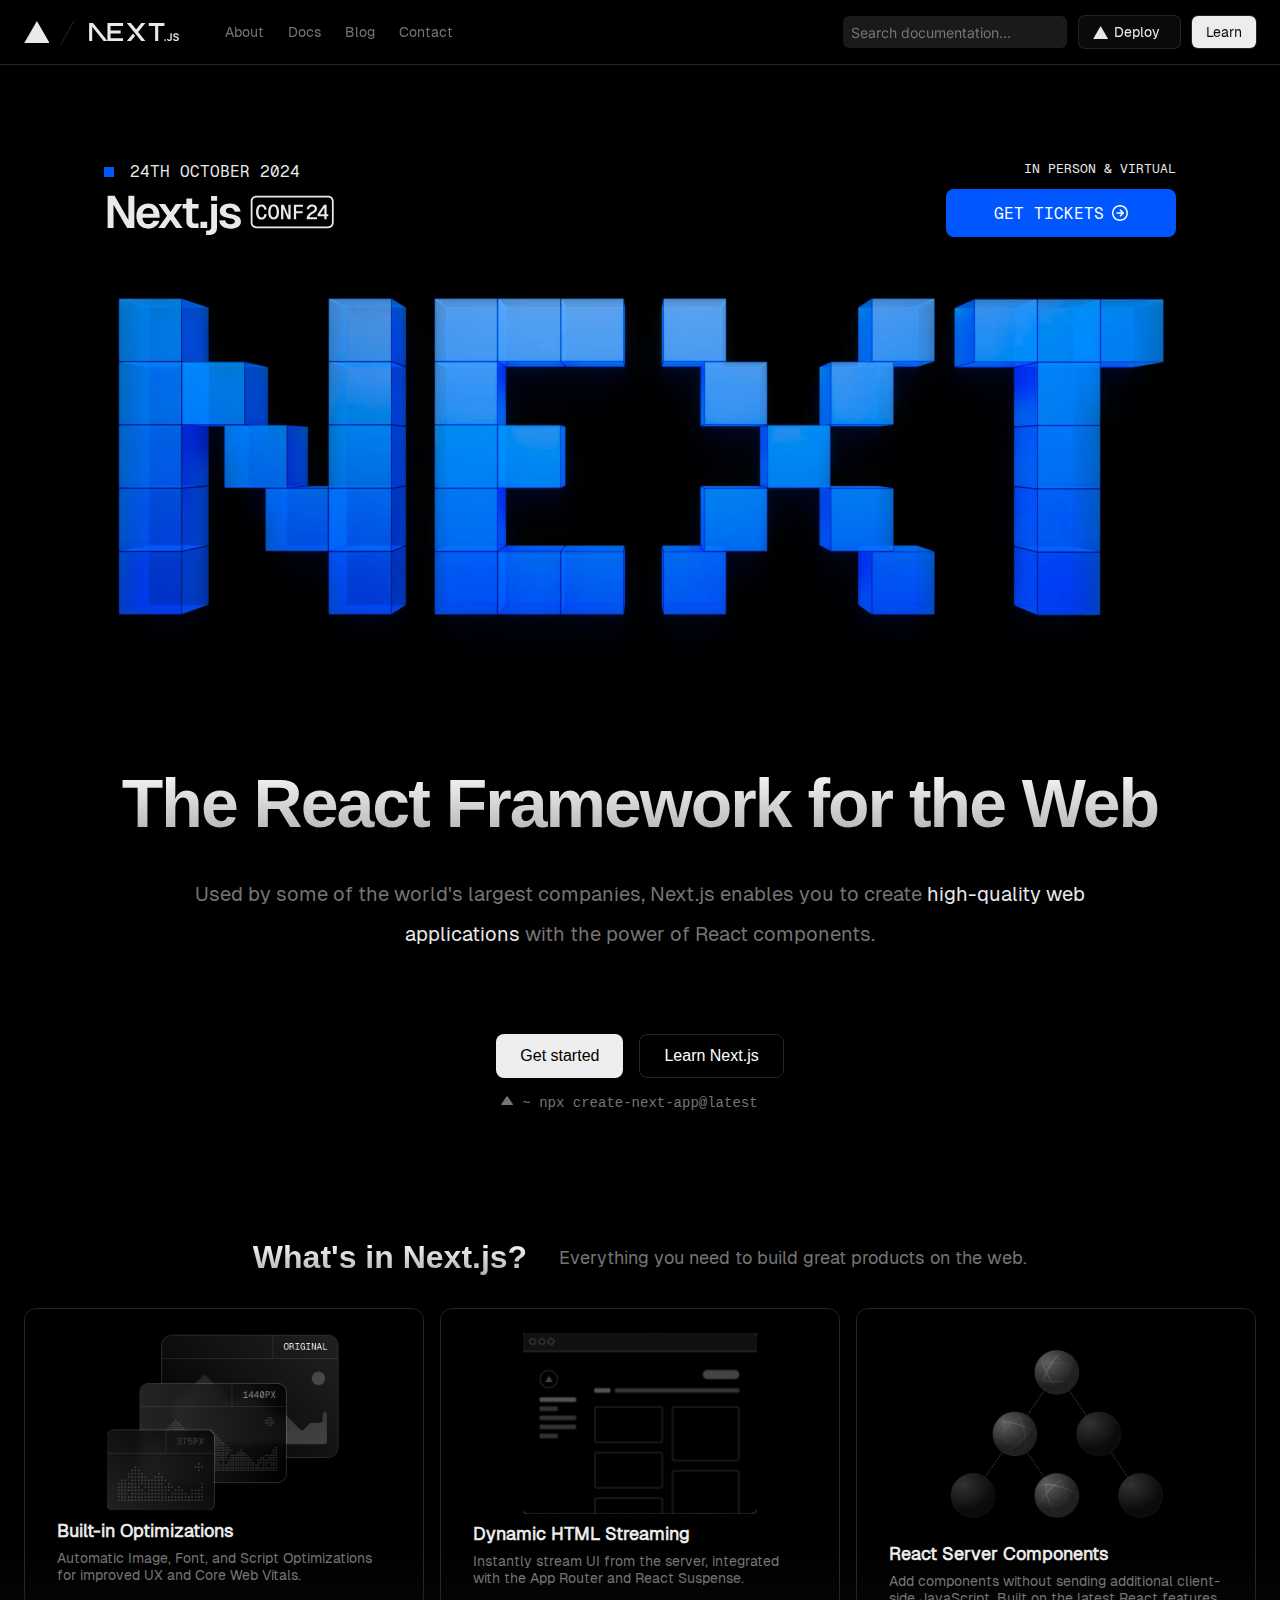
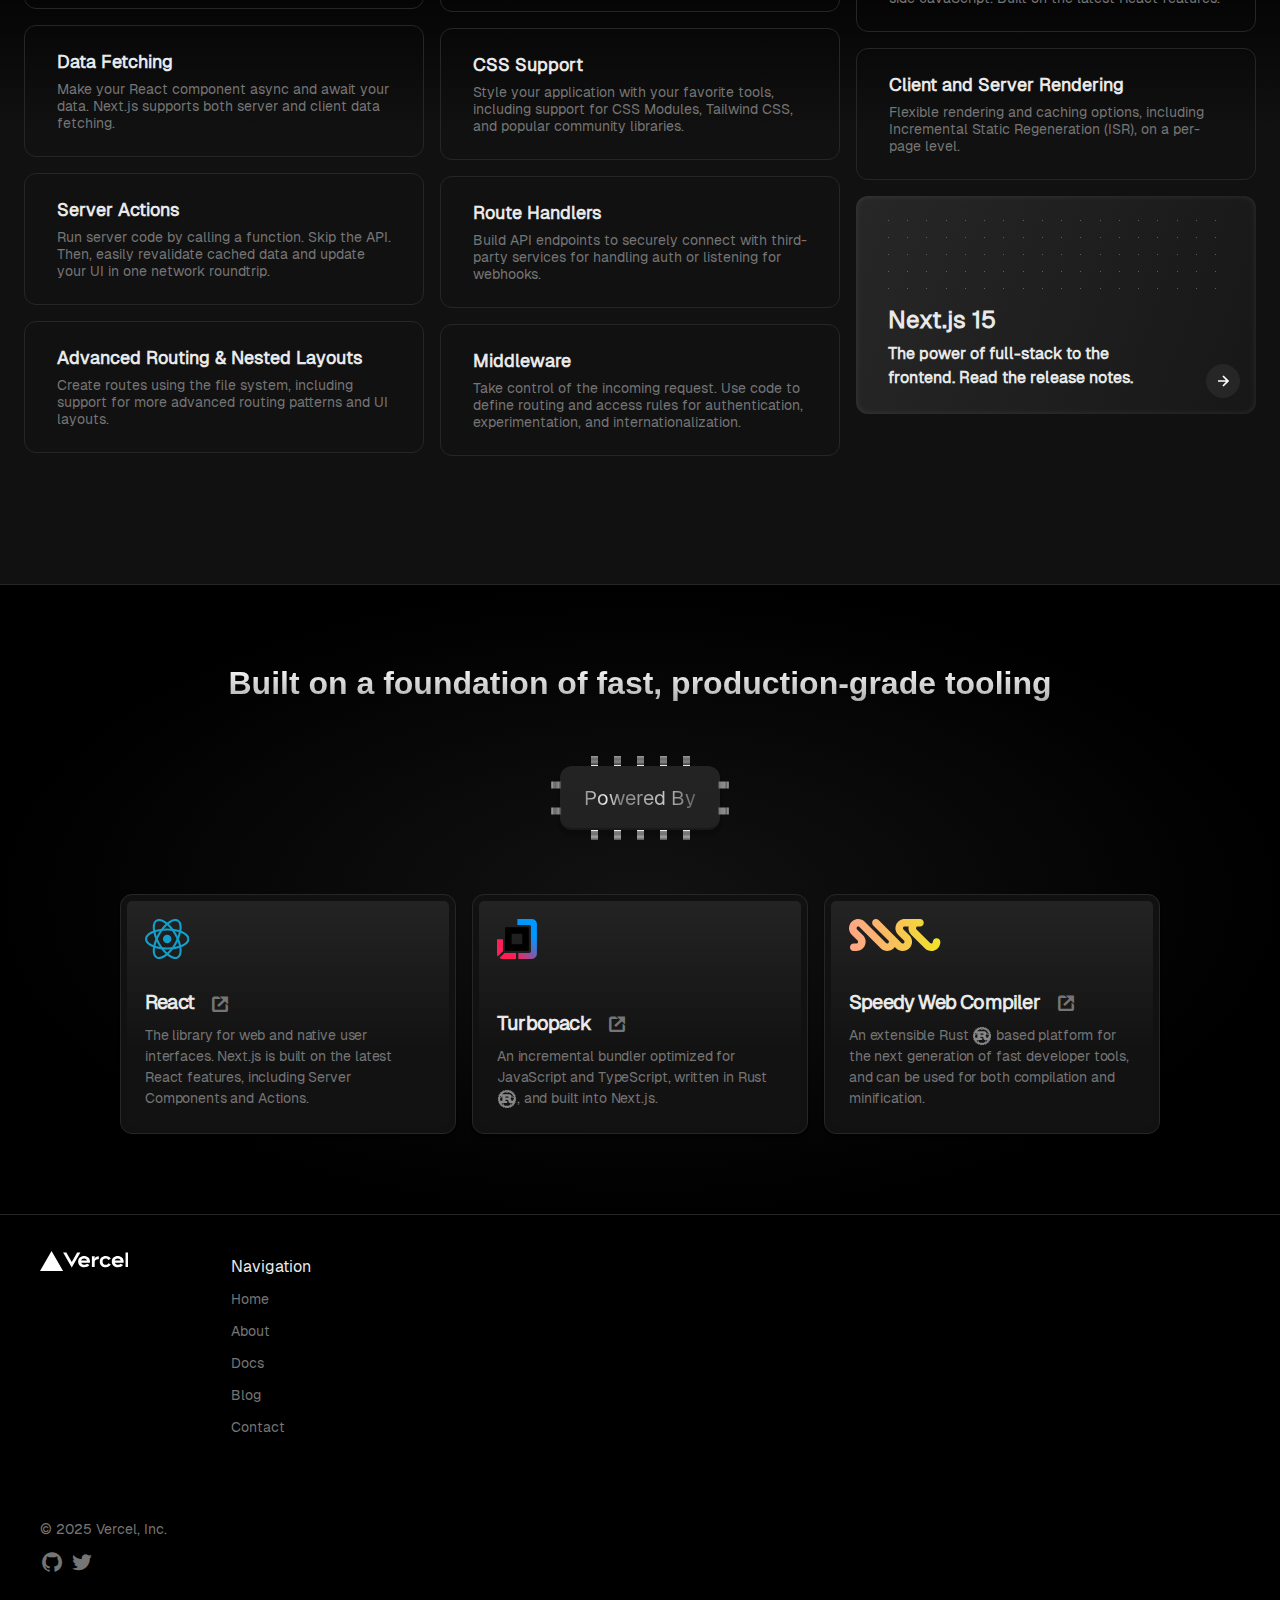
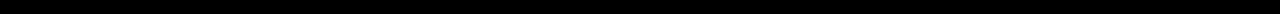
<file: index.html>
<!DOCTYPE html>
<html lang="en">
<head>
    <meta charset="UTF-8">
    <meta name="viewport" content="width=device-width, initial-scale=1.0">
    <title>Next.js by Vercel - The React Framework</title>
    <link rel="stylesheet" href="./css/index.css">
    <link rel="stylesheet" href="./css/common.css">
    <link href='https://unpkg.com/boxicons@2.1.4/css/boxicons.min.css' rel='stylesheet'>
    <link rel="shortcut icon" href="./assets/svgs/favicon.svg" type="image/x-icon">
    <script defer src="./js/copy.js"></script>
    <script defer src="./js/navbar.js"></script>
    <script defer src="./js/next_animation.js"></script>
</head>
<body>
    <header>
        <nav class="nav">
            <a href="./index.html">
                <div class="logo">
                    <svg aria-label="Vercel logomark" height="22" role="img" viewBox="0 0 74 64"><path d="M37.5896 0.25L74.5396 64.25H0.639648L37.5896 0.25Z"></path></svg>
                    <svg height="32" role="separator" viewBox="0 0 32 32" width="32"><path d="M22 5L9 28" stroke-linecap="round" stroke-linejoin="round"></path></svg>
                    <svg xmlns="http://www.w3.org/2000/svg" width="94" height="18" viewBox="0 0 394 79" fill="none">
                        <path d="M261.919 0.0330722H330.547V12.7H303.323V79.339H289.71V12.7H261.919V0.0330722Z"/>
                        <path d="M149.052 0.0330722V12.7H94.0421V33.0772H138.281V45.7441H94.0421V66.6721H149.052V79.339H80.43V12.7H80.4243V0.0330722H149.052Z"/>
                        <path d="M183.32 0.0661486H165.506L229.312 79.3721H247.178L215.271 39.7464L247.127 0.126654L229.312 0.154184L206.352 28.6697L183.32 0.0661486Z"/>
                        <path d="M201.6 56.7148L192.679 45.6229L165.455 79.4326H183.32L201.6 56.7148Z"/>
                        <path fill-rule="evenodd" clip-rule="evenodd" d="M80.907 79.339L17.0151 0H0V79.3059H13.6121V16.9516L63.8067 79.339H80.907Z"/>
                        <path d="M333.607 78.8546C332.61 78.8546 331.762 78.5093 331.052 77.8186C330.342 77.1279 329.991 76.2917 330 75.3011C329.991 74.3377 330.342 73.5106 331.052 72.8199C331.762 72.1292 332.61 71.7838 333.607 71.7838C334.566 71.7838 335.405 72.1292 336.115 72.8199C336.835 73.5106 337.194 74.3377 337.204 75.3011C337.194 75.9554 337.028 76.5552 336.696 77.0914C336.355 77.6368 335.922 78.064 335.377 78.373C334.842 78.6911 334.252 78.8546 333.607 78.8546Z"/>
                        <path d="M356.84 45.4453H362.872V68.6846C362.863 70.8204 362.401 72.6472 361.498 74.1832C360.585 75.7191 359.321 76.8914 357.698 77.7185C356.084 78.5364 354.193 78.9546 352.044 78.9546C350.079 78.9546 348.318 78.6001 346.75 77.9094C345.182 77.2187 343.937 76.1826 343.024 74.8193C342.101 73.456 341.649 71.7565 341.649 69.7207H347.691C347.7 70.6114 347.903 71.3838 348.29 72.0291C348.677 72.6744 349.212 73.1651 349.895 73.5105C350.586 73.8559 351.38 74.0286 352.274 74.0286C353.243 74.0286 354.073 73.8286 354.746 73.4196C355.419 73.0197 355.936 72.4199 356.296 71.6201C356.646 70.8295 356.831 69.8479 356.84 68.6846V45.4453Z"/>
                        <path d="M387.691 54.5338C387.544 53.1251 386.898 52.0254 385.773 51.2438C384.638 50.4531 383.172 50.0623 381.373 50.0623C380.11 50.0623 379.022 50.2532 378.118 50.6258C377.214 51.0075 376.513 51.5164 376.033 52.1617C375.554 52.807 375.314 53.5432 375.295 54.3703C375.295 55.061 375.461 55.6608 375.784 56.1607C376.107 56.6696 376.54 57.0968 377.103 57.4422C377.656 57.7966 378.274 58.0874 378.948 58.3237C379.63 58.56 380.313 58.76 380.995 58.9236L384.14 59.6961C385.404 59.9869 386.631 60.3778 387.802 60.8776C388.973 61.3684 390.034 61.9955 390.965 62.7498C391.897 63.5042 392.635 64.413 393.179 65.4764C393.723 66.5397 394 67.7848 394 69.2208C394 71.1566 393.502 72.8562 392.496 74.3285C391.491 75.7917 390.043 76.9369 388.143 77.764C386.252 78.582 383.965 79 381.272 79C378.671 79 376.402 78.6002 374.493 77.8004C372.575 77.0097 371.08 75.8463 370.001 74.3194C368.922 72.7926 368.341 70.9294 368.258 68.7391H374.235C374.318 69.8842 374.687 70.8386 375.314 71.6111C375.95 72.3745 376.78 72.938 377.795 73.3197C378.819 73.6923 379.962 73.8832 381.226 73.8832C382.545 73.8832 383.707 73.6832 384.712 73.2924C385.708 72.9016 386.492 72.3564 387.055 71.6475C387.627 70.9476 387.913 70.1206 387.922 69.1754C387.913 68.312 387.654 67.5939 387.156 67.0304C386.649 66.467 385.948 65.9944 385.053 65.6127C384.15 65.231 383.098 64.8856 381.899 64.5857L378.081 63.6223C375.323 62.9225 373.137 61.8592 371.541 60.4323C369.937 59.0054 369.143 57.115 369.143 54.7429C369.143 52.798 369.678 51.0894 370.758 49.6261C371.827 48.1629 373.294 47.0268 375.148 46.2179C377.011 45.4 379.114 45 381.456 45C383.836 45 385.92 45.4 387.719 46.2179C389.517 47.0268 390.929 48.1538 391.952 49.5897C392.976 51.0257 393.511 52.6707 393.539 54.5338H387.691Z"/>
                    </svg>
                </div>
            </a>
            <ul class="links">
                <li class="nav-link">
                    <a href="./pages/about.html">About</a>
                </li>
                <li class="nav-link">
                    <a href="./pages/docs.html">Docs</a>
                </li>
                <li class="nav-link">
                    <a href="./pages/blog.html">Blog</a>
                </li>
                <li class="nav-link">
                    <a href="./pages/contact.html">Contact</a>
                </li>
            </ul>
            <div class="buttons">
                <input class="search-doc" type="text" placeholder="Search documentation...">
                <a class="deploy" href="https://vercel.com/new/clone">
                    <svg aria-label="Vercel logomark" height="13" role="img" viewBox="0 0 74 64"><path d="M37.5896 0.25L74.5396 64.25H0.639648L37.5896 0.25Z" fill="var(--white)"></path></svg>
                    <span>Deploy</span>
                </a>
                <a class="learn" href="https://nextjs.org/learn">
                    <span>Learn</span>
                </a>
            </div>
            <div class="mobile-buttons">
                <svg class="search-icon" fill="none" height="24" shape-rendering="geometricPrecision" stroke="currentColor" stroke-linecap="round" stroke-linejoin="round" stroke-width="1.5" viewBox="0 0 24 24" width="24" style="color:currentColor"><path d="M11 17.25a6.25 6.25 0 110-12.5 6.25 6.25 0 010 12.5z"></path><path d="M16 16l4.5 4.5"></path></svg>
                <button class="hamburger-btn" aria-expanded="false">
                    <svg stroke="#fff" fill="none" class="hamburger" viewBox="-10 -10 120 120" width="40" height="40">
                      <path class="line" stroke-width="6" stroke-linecap="round" stroke-linejoin="round" d="m 20 40 h 60 a 1 1 0 0 1 0 20 h -60 a 1 1 0 0 1 0 -40 h 30 v 70">
                      </path>
                    </svg>
                </button>
            </div>
        </nav>
    </header>
    <div class="nav-mobile">
        <ul class="links">
            <li class="nav-link">
                <a href="./index.html">Home</a>
            </li>
            <li class="nav-link">
                <a href="./pages/about.html">About</a>
            </li>
            <li class="nav-link">
                <a href="./pages/docs.html">Docs</a>
            </li>
            <li class="nav-link">
                <a href="./pages/blog.html">Blog</a>
            </li>
            <li class="nav-link">
                <a href="./pages/contact.html">Contact</a>
            </li>
        </ul>
        <div class="buttons">
            <a class="deploy" href="https://vercel.com/new/clone">
                <svg aria-label="Vercel logomark" height="13" role="img" viewBox="0 0 74 64"><path d="M37.5896 0.25L74.5396 64.25H0.639648L37.5896 0.25Z" fill="var(--white)"></path></svg>
                <span>Deploy</span>
            </a>
            <a class="learn" href="https://nextjs.org/learn">
                <span>Learn</span>
            </a>
        </div>
    </div>
    <main class="main">
        <div class="conf">
            <div class="top">
                <div class="date-container">
                    <div class="date">
                        <span class="square"></span>
                        <span title>24th october 2024</span>
                    </div>
                    <svg class="conf-logo" aria-label="Next.js Conf 2024" fill="none" viewBox="0 0 243 56" xmlns="http://www.w3.org/2000/svg"><path d="M3.84 10.92H11.184L25.776 36.36V10.92H32.064V45H24.432L10.08 20.28V45H3.84V10.92ZM34.1974 32.28C34.1974 24.216 39.1894 18.984 46.8214 18.984C53.3974 18.984 58.6774 23.496 58.7734 32.472V33.96H40.6774C40.9654 38.184 43.1734 40.728 46.8214 40.728C49.1254 40.728 51.2374 39.384 52.1494 37.176L58.4374 37.608C56.9014 42.504 52.2934 45.576 46.8214 45.576C39.1894 45.576 34.1974 40.344 34.1974 32.28ZM40.7254 29.88H52.4374C51.9574 25.512 49.5574 23.832 46.8214 23.832C43.4134 23.832 41.2054 26.088 40.7254 29.88ZM75.8197 19.56H82.6838L73.8037 32.04L83.0197 45H76.1077L70.2037 36.168L64.2517 45H57.3397L66.5557 32.04L57.6757 19.56H64.5877L70.2037 27.912L75.8197 19.56ZM87.0364 13.608H93.1804V19.56H99.9004V24.312H93.1804V37.176C93.1804 39.144 94.1884 40.248 96.0604 40.248H99.9004V45H95.0524C89.8204 45 87.0364 42.36 87.0364 37.176V24.312H83.0044V19.56H87.0364V13.608ZM101.917 38.28H108.973V45H101.917V38.28ZM119.413 44.184C119.413 49.368 116.917 52.2 111.589 52.2H107.893V47.448H110.485C112.213 47.448 113.269 46.2 113.269 44.184V19.56H119.413V44.184ZM113.125 16.2V10.968H119.509V16.2H113.125ZM138.12 27.72C137.64 25.128 135.384 23.64 132.936 23.64C130.488 23.64 128.664 24.888 128.712 26.904C128.76 28.92 131.16 29.736 133.896 30.216C140.808 31.416 144.648 33.288 144.648 38.184C144.648 43.08 139.656 45.576 133.704 45.576C126.984 45.576 122.136 42.264 121.704 36.936L127.992 36.6C128.472 39.288 130.488 40.872 133.656 40.872C135.768 40.872 138.312 40.152 138.264 38.04C138.264 35.592 135.24 35.304 132.648 34.728C126.552 33.48 122.328 31.752 122.328 27C122.328 22.056 126.648 18.984 133.272 18.984C139.08 18.984 143.544 22.248 144.36 27.432L138.12 27.72Z" fill="currentColor"></path><path clip-rule="evenodd" d="M236.981 10.8418C240.14 10.8418 242.699 13.402 242.699 16.5609V39.4399C242.699 42.5988 240.14 45.159 236.981 45.159H160.718C157.56 45.159 155 42.5988 155 39.4399V16.5609C155 13.402 157.56 10.8418 160.718 10.8418H236.981ZM236.981 12.7477H160.718C158.613 12.7477 156.906 14.4552 156.906 16.5609V39.4399C156.906 41.5456 158.613 43.2524 160.718 43.253H236.981C239.087 43.2524 240.794 41.5456 240.794 39.4399V16.5609C240.794 14.4552 239.087 12.7477 236.981 12.7477ZM214.086 35.6223C214.086 34.4347 214.257 33.3935 214.594 32.5068C214.932 31.6161 215.509 30.7863 216.323 30.0216C217.145 29.2529 218.275 28.4801 219.723 27.7074C220.472 27.321 221.041 26.9793 221.435 26.6865C221.83 26.3895 222.119 26.0804 222.306 25.751C222.493 25.4215 222.587 25.0189 222.587 24.543C222.587 23.8149 222.355 23.2293 221.895 22.7901C221.44 22.3548 220.785 22.1352 219.939 22.1352C218.979 22.1352 218.214 22.3955 217.649 22.9201C217.083 23.4448 216.725 24.1932 216.583 25.1694L214.151 25.0189C214.31 23.4571 214.891 22.2287 215.896 21.338C216.896 20.4513 218.247 20.0039 219.939 20.0039C220.972 20.0039 221.871 20.191 222.639 20.5651C223.404 20.9393 223.99 21.4641 224.392 22.1474C224.795 22.8266 224.994 23.6116 224.994 24.5024C224.994 25.2914 224.864 25.9666 224.608 26.5238C224.348 27.0851 223.929 27.6017 223.347 28.0857C222.769 28.5656 221.956 29.0862 220.907 29.6434C219.646 30.3186 218.678 30.9857 218.003 31.6446C217.328 32.3035 216.97 32.8973 216.929 33.4301H225.015V35.6223H214.086ZM225.604 32.4806H232.791V35.6206H235.158V32.4806H236.964V30.2884H235.158V20.3479H232.445L225.604 30.4145V32.4806ZM232.791 23.5977V30.2884H228.207L232.791 23.5977ZM166.431 35.9878C165.21 35.9878 164.163 35.6686 163.289 35.0304C162.414 34.3921 161.752 33.4729 161.297 32.2761C160.847 31.0794 160.621 29.6607 160.621 28.0269C160.621 26.3757 160.847 24.9536 161.297 23.7568C161.752 22.5566 162.414 21.6374 163.289 20.9922C164.163 20.347 165.21 20.0244 166.431 20.0244C167.878 20.0244 169.074 20.4927 170.021 21.4327C170.968 22.3728 171.586 23.6874 171.874 25.3802L169.401 25.5085C169.199 24.4193 168.842 23.5972 168.336 23.0457C167.826 22.4942 167.191 22.2167 166.431 22.2167C165.37 22.2167 164.551 22.7196 163.979 23.7221C163.403 24.7281 163.115 26.1607 163.115 28.0269C163.115 29.8896 163.403 31.3187 163.979 32.3073C164.551 33.2994 165.37 33.792 166.431 33.792C167.233 33.792 167.895 33.4937 168.419 32.9005C168.943 32.3039 169.3 31.4193 169.484 30.2434L171.961 30.3718C171.686 32.1339 171.072 33.511 170.119 34.5031C169.165 35.4917 167.937 35.9878 166.431 35.9878ZM175.006 33.8892C176.005 35.2872 177.413 35.9879 179.234 35.9879C181.055 35.9879 182.467 35.2872 183.463 33.8892C184.458 32.4913 184.958 30.5384 184.958 28.027C184.958 25.4878 184.458 23.5176 183.463 22.1197C182.467 20.7217 181.055 20.0245 179.234 20.0245C177.413 20.0245 176.005 20.7217 175.006 22.1197C174.01 23.5176 173.511 25.4878 173.511 28.027C173.511 30.5384 174.01 32.4913 175.006 33.8892ZM181.635 32.3075C181.08 33.2822 180.282 33.7713 179.234 33.7713C178.187 33.7713 177.389 33.2822 176.837 32.3075C176.282 31.3327 176.008 29.9071 176.008 28.027C176.008 26.1469 176.282 24.7143 176.837 23.7222C177.389 22.7336 178.187 22.2376 179.234 22.2376C180.282 22.2376 181.08 22.7336 181.635 23.7222C182.186 24.7143 182.46 26.1469 182.46 28.027C182.46 29.9071 182.186 31.3327 181.635 32.3075ZM187.083 20.3685H189.924L194.787 31.597V20.3685H197.153V35.645H194.312L189.449 24.4131V35.645H187.083V20.3685ZM210.258 20.3685H200.622V35.645H202.988V29.2521H209.873V27.0806H202.988V22.54H210.258V20.3685Z" fill="currentColor" fill-rule="evenodd"></path></svg>
                </div>
                <div class="tickets">
                    <span title>In person & virtual</span>
                    <button>
                        <span>Get tickets</span>
                        <svg height="16" stroke-linejoin="round" style="color:currentColor" viewBox="0 0 16 16" width="16"><path fill-rule="evenodd" clip-rule="evenodd" d="M5.25 7.25H4.5V8.75H5.25H9.43934L7.96967 10.2197L7.43934 10.75L8.5 11.8107L9.03033 11.2803L11.7803 8.53033C12.0732 8.23744 12.0732 7.76256 11.7803 7.46967L9.03033 4.71967L8.5 4.18934L7.43934 5.25L7.96967 5.78033L9.43934 7.25H5.25ZM8 14.5C4.41015 14.5 1.5 11.5899 1.5 8C1.5 4.41015 4.41015 1.5 8 1.5C11.5899 1.5 14.5 4.41015 14.5 8C14.5 11.5899 11.5899 14.5 8 14.5ZM0 8C0 12.4183 3.58172 16 8 16C12.4183 16 16 12.4183 16 8C16 3.58172 12.4183 0 8 0C3.58172 0 0 3.58172 0 8Z" fill="currentColor"></path></svg>
                    </button>
                </div>
            </div>
            <img src="./assets/imgs/logo.png" alt="NextJS logo">
        </div>
        <section class="presentation">
            <h1>The React Framework for the Web</h1>
            <p>
                Used by some of the world's largest companies, Next.js enables you to create <span class="highlighted">high-quality web applications</span> with the power of React components.
            </p>
            <div class="get-started">
                <div class="buttons">
                    <button>Get started</button>
                    <button>Learn Next.js</button>
                </div>
                <code class="command" id="copy">
                    <i class='bx bxs-up-arrow'></i>
                    ~ <span id="command">npx create-next-app@latest</span>
                    <i class='bx bx-copy'></i>
                </code>
            </div>
        </section>
        <section class="what">
            <h2>What's in Next.js?</h2>
            <span>Everything you need to build great products on the web.</span>
        </section>
        <div class="features">
            <div class="col">
                <a href="https://nextjs.org/docs/app/building-your-application/optimizing/images" class="card">
                    <img src="./assets/imgs/screens.png" alt="desktop screens with different resolutions">
                    <span class="title">Built-in Optimizations</span>
                    <p class="description">Automatic Image, Font, and Script Optimizations for improved UX and Core Web Vitals.</p>
                </a>
                <div class="card">
                    <span class="title">Data Fetching</span>
                    <p class="description">Make your React component async and await your data. Next.js supports both server and client data fetching.</p>
                </div>
                <div class="card">
                    <span class="title">Server Actions</span>
                    <p class="description">Run server code by calling a function. Skip the API. Then, easily revalidate cached data and update your UI in one network roundtrip.</p>
                </div>
                <div class="card">
                    <span class="title">Advanced Routing & Nested Layouts</span>
                    <p class="description">Create routes using the file system, including support for more advanced routing patterns and UI layouts.</p>
                </div>
            </div>
            <div class="col">
                <a href="https://nextjs.org/docs/app/building-your-application/routing/loading-ui-and-streaming" class="card">
                    <img src="./assets/imgs/page.png" alt="a web page">
                    <span class="title">Dynamic HTML Streaming</span>
                    <p class="description">Instantly stream UI from the server, integrated with the App Router and React Suspense.</p>
                </a>
                <div class="card">
                    <span class="title">CSS Support</span>
                    <p class="description">Style your application with your favorite tools, including support for CSS Modules, Tailwind CSS, and popular community libraries.</p>
                </div>
                <div class="card">
                    <span class="title">Route Handlers</span>
                    <p class="description">Build API endpoints to securely connect with third-party services for handling auth or listening for webhooks.</p>
                </div>
                <div class="card">
                    <span class="title">Middleware</span>
                    <p class="description">Take control of the incoming request. Use code to define routing and access rules for authentication, experimentation, and internationalization.</p>
                </div>
            </div>
            <div class="col">
                <a href="https://nextjs.org/docs/app/building-your-application/rendering/server-components" class="card">
                    <img src="./assets/imgs/atoms.png" alt="react component illustration">
                    <span class="title">React Server Components</span>
                    <p class="description">Add components without sending additional client-side JavaScript. Built on the latest React features.</p>
                </a>
                <div class="card">
                    <span class="title">Client and Server Rendering</span>
                    <p class="description">Flexible rendering and caching options, including Incremental Static Regeneration (ISR), on a per-page level.</p>
                </div>
                <a href="https://nextjs.org/blog/next-15" class="special-card">
                    <div id="dots"></div>
                    <span class="title">Next.js 15</span>
                    <p class="description">The power of full-stack to the frontend. Read the release notes.</p>
                    <div class="arrow">
                        <svg xmlns="http://www.w3.org/2000/svg" width="20" height="20" viewBox="0 0 24 24" style="fill: rgb(255, 255, 255);" data-darkreader-inline-fill=""><path d="m11.293 17.293 1.414 1.414L19.414 12l-6.707-6.707-1.414 1.414L15.586 11H6v2h9.586z"></path></svg>
                    </div>
                </a>
            </div>
        </div>
        <div class="powered-by-container">
            <section class="powered-by">
                <h2>Built on a foundation of fast, production-grade tooling</h2>
                <div class="cpu">
                    <div class="pins top-pins">
                        <span class="pin"></span>
                        <span class="pin"></span>
                        <span class="pin"></span>
                        <span class="pin"></span>
                        <span class="pin"></span>
                    </div>
        
                    <div class="pins left-pins">
                        <span class="pin"></span>
                        <span class="pin"></span>
                    </div>
                    <span class="label">Powered By</span>
                    <div class="pins right-pins">
                        <span class="pin"></span>
                        <span class="pin"></span>
                    </div>
        
                    <div class="pins bot-pins">
                        <span class="pin"></span>
                        <span class="pin"></span>
                        <span class="pin"></span>
                        <span class="pin"></span>
                        <span class="pin"></span>
                    </div>
                </div>
                <div class="stack">
                    <a href="https://react.dev" class="tech">
                        <img src="./assets/svgs/react.svg" alt="react js logo" width="45" height="40">
                        <span class="name">React<i class='bx bx-link-external'></i></span>
                        <span class="description">The library for web and native user interfaces. Next.js is built on the latest React features, including Server Components and Actions.</span>
                    </a>
                    <a href="https://turbo.build" class="tech">
                        <img src="./assets/svgs/turbopack.svg" alt="turbopack logo" width="40" height="40">
                        <span class="name">Turbopack<i class='bx bx-link-external'></i></span>
                        <span class="description">An incremental bundler optimized for JavaScript and TypeScript, written in Rust <img src="./assets/svgs/rust.svg" width="20" height="20" alt="worst programming language logo">, and built into Next.js.</span>
                    </a>
                    <a href="https://swc.rs" class="tech">
                        <img src="./assets/svgs/swc.svg" alt="speedy web compiler logo" width="92" height="32">
                        <span class="name">Speedy Web Compiler<i class='bx bx-link-external'></i></span>
                        <span class="description">An extensible Rust <img src="./assets/svgs/rust.svg" width="20" height="20" alt="worst programming language logo"> based platform for the next generation of fast developer tools, and can be used for both compilation and minification.</span>
                    </a>
                </div>
            </section>
        </div>
    </main>
    <footer class="footer">
        <div class="col">
            <svg fill="white" height="20" viewBox="0 0 283 64"><path d="M141.04 16c-11.04 0-19 7.2-19 18s8.96 18 20 18c6.67 0 12.55-2.64 16.19-7.09l-7.65-4.42c-2.02 2.21-5.09 3.5-8.54 3.5-4.79 0-8.86-2.5-10.37-6.5h28.02c.22-1.12.35-2.28.35-3.5 0-10.79-7.96-17.99-19-17.99zm-9.46 14.5c1.25-3.99 4.67-6.5 9.45-6.5 4.79 0 8.21 2.51 9.45 6.5h-18.9zM248.72 16c-11.04 0-19 7.2-19 18s8.96 18 20 18c6.67 0 12.55-2.64 16.19-7.09l-7.65-4.42c-2.02 2.21-5.09 3.5-8.54 3.5-4.79 0-8.86-2.5-10.37-6.5h28.02c.22-1.12.35-2.28.35-3.5 0-10.79-7.96-17.99-19-17.99zm-9.45 14.5c1.25-3.99 4.67-6.5 9.45-6.5 4.79 0 8.21 2.51 9.45 6.5h-18.9zM200.24 34c0 6 3.92 10 10 10 4.12 0 7.21-1.87 8.8-4.92l7.68 4.43c-3.18 5.3-9.14 8.49-16.48 8.49-11.05 0-19-7.2-19-18s7.96-18 19-18c7.34 0 13.29 3.19 16.48 8.49l-7.68 4.43c-1.59-3.05-4.68-4.92-8.8-4.92-6.07 0-10 4-10 10zm82.48-29v46h-9V5h9zM36.95 0L73.9 64H0L36.95 0zm92.38 5l-27.71 48L73.91 5H84.3l17.32 30 17.32-30h10.39zm58.91 12v9.69c-1-.29-2.06-.49-3.2-.49-5.81 0-10 4-10 10V51h-9V17h9v9.2c0-5.08 5.91-9.2 13.2-9.2z" fill="var(--geist-foreground)"></path></svg>
            <span>© 2025 Vercel, Inc.</span>
            <div class="socials">
                <a href="https://github.com/vercel/next.js"><i class='bx bxl-github' ></i></a>
                <a href="https://twitter.com/nextjs"><i class='bx bxl-twitter' ></i></a>
            </div>
        </div>
        <div class="col">
            <span>Navigation</span>
            <ul class="links">
                <li class="nav-link">
                    <a href="./index.html">Home</a>
                </li>
                <li class="nav-link">
                    <a href="./pages/about.html">About</a>
                </li>
                <li class="nav-link">
                    <a href="./pages/docs.html">Docs</a>
                </li>
                <li class="nav-link">
                    <a href="./pages/blog.html">Blog</a>
                </li>
                <li class="nav-link">
                    <a href="./pages/contact.html">Contact</a>
                </li>
            </ul>
        </div>
    </footer>
</body>
</html>
</file>
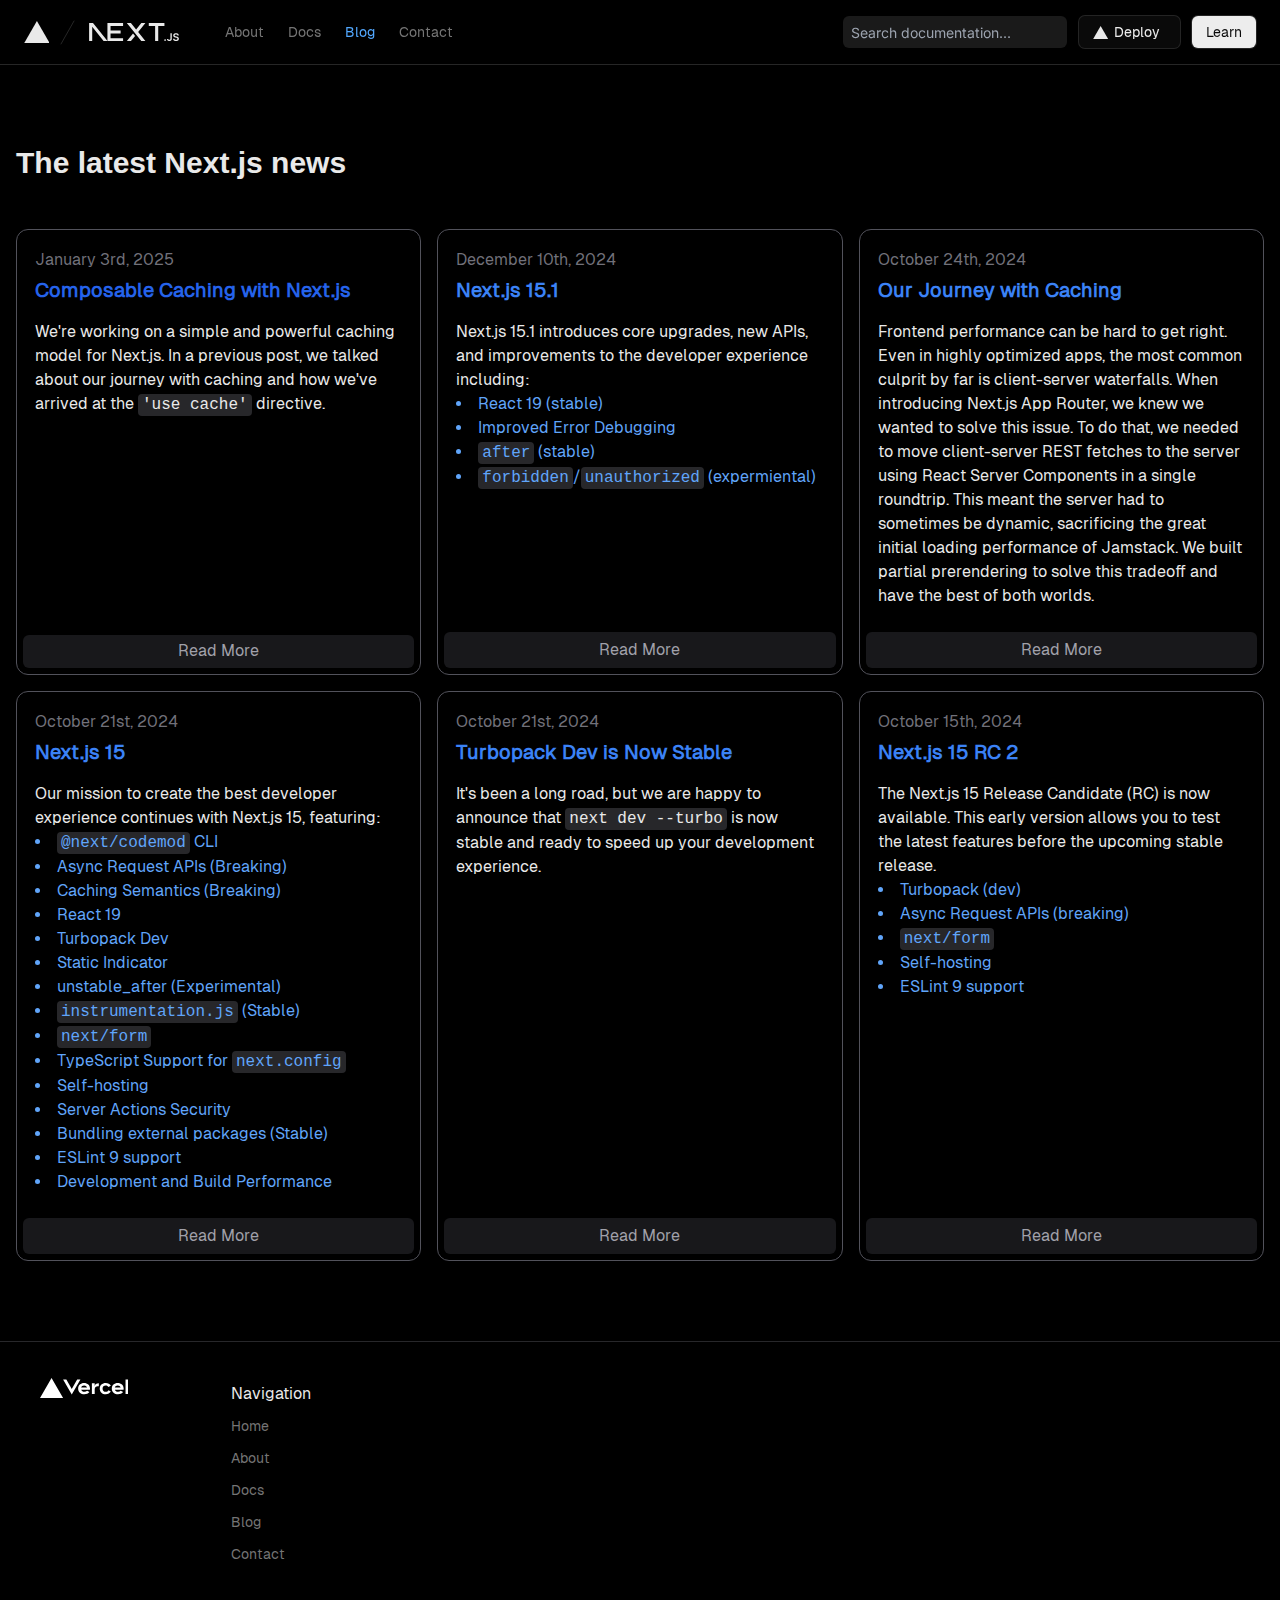
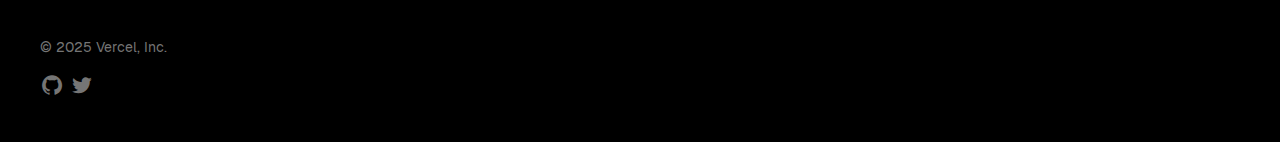
<file: pages/blog.html>
<!DOCTYPE html>
<html lang="en">
<head>
    <meta charset="UTF-8">
    <meta name="viewport" content="width=device-width, initial-scale=1.0">
    <title>Next.js by Vercel - The React Framework</title>
    <link rel="stylesheet" href="../css/common.css">
    <script src="../js/tailwind.js"></script>
    <script defer src="../js/navbar.js"></script>
    <link href='https://unpkg.com/boxicons@2.1.4/css/boxicons.min.css' rel='stylesheet'>
    <link rel="shortcut icon" href="../assets/svgs/favicon.svg" type="image/x-icon">
</head>
<body>
    <header>
        <nav class="nav">
            <a href="../index.html">
                <div class="logo">
                    <svg aria-label="Vercel logomark" height="22" role="img" viewBox="0 0 74 64"><path d="M37.5896 0.25L74.5396 64.25H0.639648L37.5896 0.25Z"></path></svg>
                    <svg height="32" role="separator" viewBox="0 0 32 32" width="32"><path d="M22 5L9 28" stroke-linecap="round" stroke-linejoin="round"></path></svg>
                    <svg xmlns="http://www.w3.org/2000/svg" width="94" height="18" viewBox="0 0 394 79" fill="none">
                        <path d="M261.919 0.0330722H330.547V12.7H303.323V79.339H289.71V12.7H261.919V0.0330722Z"/>
                        <path d="M149.052 0.0330722V12.7H94.0421V33.0772H138.281V45.7441H94.0421V66.6721H149.052V79.339H80.43V12.7H80.4243V0.0330722H149.052Z"/>
                        <path d="M183.32 0.0661486H165.506L229.312 79.3721H247.178L215.271 39.7464L247.127 0.126654L229.312 0.154184L206.352 28.6697L183.32 0.0661486Z"/>
                        <path d="M201.6 56.7148L192.679 45.6229L165.455 79.4326H183.32L201.6 56.7148Z"/>
                        <path fill-rule="evenodd" clip-rule="evenodd" d="M80.907 79.339L17.0151 0H0V79.3059H13.6121V16.9516L63.8067 79.339H80.907Z"/>
                        <path d="M333.607 78.8546C332.61 78.8546 331.762 78.5093 331.052 77.8186C330.342 77.1279 329.991 76.2917 330 75.3011C329.991 74.3377 330.342 73.5106 331.052 72.8199C331.762 72.1292 332.61 71.7838 333.607 71.7838C334.566 71.7838 335.405 72.1292 336.115 72.8199C336.835 73.5106 337.194 74.3377 337.204 75.3011C337.194 75.9554 337.028 76.5552 336.696 77.0914C336.355 77.6368 335.922 78.064 335.377 78.373C334.842 78.6911 334.252 78.8546 333.607 78.8546Z"/>
                        <path d="M356.84 45.4453H362.872V68.6846C362.863 70.8204 362.401 72.6472 361.498 74.1832C360.585 75.7191 359.321 76.8914 357.698 77.7185C356.084 78.5364 354.193 78.9546 352.044 78.9546C350.079 78.9546 348.318 78.6001 346.75 77.9094C345.182 77.2187 343.937 76.1826 343.024 74.8193C342.101 73.456 341.649 71.7565 341.649 69.7207H347.691C347.7 70.6114 347.903 71.3838 348.29 72.0291C348.677 72.6744 349.212 73.1651 349.895 73.5105C350.586 73.8559 351.38 74.0286 352.274 74.0286C353.243 74.0286 354.073 73.8286 354.746 73.4196C355.419 73.0197 355.936 72.4199 356.296 71.6201C356.646 70.8295 356.831 69.8479 356.84 68.6846V45.4453Z"/>
                        <path d="M387.691 54.5338C387.544 53.1251 386.898 52.0254 385.773 51.2438C384.638 50.4531 383.172 50.0623 381.373 50.0623C380.11 50.0623 379.022 50.2532 378.118 50.6258C377.214 51.0075 376.513 51.5164 376.033 52.1617C375.554 52.807 375.314 53.5432 375.295 54.3703C375.295 55.061 375.461 55.6608 375.784 56.1607C376.107 56.6696 376.54 57.0968 377.103 57.4422C377.656 57.7966 378.274 58.0874 378.948 58.3237C379.63 58.56 380.313 58.76 380.995 58.9236L384.14 59.6961C385.404 59.9869 386.631 60.3778 387.802 60.8776C388.973 61.3684 390.034 61.9955 390.965 62.7498C391.897 63.5042 392.635 64.413 393.179 65.4764C393.723 66.5397 394 67.7848 394 69.2208C394 71.1566 393.502 72.8562 392.496 74.3285C391.491 75.7917 390.043 76.9369 388.143 77.764C386.252 78.582 383.965 79 381.272 79C378.671 79 376.402 78.6002 374.493 77.8004C372.575 77.0097 371.08 75.8463 370.001 74.3194C368.922 72.7926 368.341 70.9294 368.258 68.7391H374.235C374.318 69.8842 374.687 70.8386 375.314 71.6111C375.95 72.3745 376.78 72.938 377.795 73.3197C378.819 73.6923 379.962 73.8832 381.226 73.8832C382.545 73.8832 383.707 73.6832 384.712 73.2924C385.708 72.9016 386.492 72.3564 387.055 71.6475C387.627 70.9476 387.913 70.1206 387.922 69.1754C387.913 68.312 387.654 67.5939 387.156 67.0304C386.649 66.467 385.948 65.9944 385.053 65.6127C384.15 65.231 383.098 64.8856 381.899 64.5857L378.081 63.6223C375.323 62.9225 373.137 61.8592 371.541 60.4323C369.937 59.0054 369.143 57.115 369.143 54.7429C369.143 52.798 369.678 51.0894 370.758 49.6261C371.827 48.1629 373.294 47.0268 375.148 46.2179C377.011 45.4 379.114 45 381.456 45C383.836 45 385.92 45.4 387.719 46.2179C389.517 47.0268 390.929 48.1538 391.952 49.5897C392.976 51.0257 393.511 52.6707 393.539 54.5338H387.691Z"/>
                    </svg>
                </div>
            </a>
            <ul class="links">
                <li class="nav-link">
                    <a href="./about.html">About</a>
                </li>
                <li class="nav-link">
                    <a href="./docs.html">Docs</a>
                </li>
                <li class="nav-link">
                    <a class="current" href="./blog.html">Blog</a>
                </li>
                <li class="nav-link">
                    <a href="./contact.html">Contact</a>
                </li>
            </ul>
            <div class="buttons">
                <input class="search-doc" type="text" placeholder="Search documentation...">
                <a class="deploy" href="https://vercel.com/new/clone">
                    <svg aria-label="Vercel logomark" height="13" role="img" viewBox="0 0 74 64"><path d="M37.5896 0.25L74.5396 64.25H0.639648L37.5896 0.25Z" fill="var(--white)"></path></svg>
                    <span>Deploy</span>
                </a>
                <a class="learn" href="https://nextjs.org/learn">
                    <span>Learn</span>
                </a>
            </div>
            <div class="mobile-buttons">
                <svg class="search-icon" fill="none" height="24" shape-rendering="geometricPrecision" stroke="currentColor" stroke-linecap="round" stroke-linejoin="round" stroke-width="1.5" viewBox="0 0 24 24" width="24" style="color:currentColor"><path d="M11 17.25a6.25 6.25 0 110-12.5 6.25 6.25 0 010 12.5z"></path><path d="M16 16l4.5 4.5"></path></svg>
                <button class="hamburger-btn" aria-expanded="false">
                    <svg stroke="#fff" fill="none" class="hamburger" viewBox="-10 -10 120 120" width="40" height="40">
                      <path class="line" stroke-width="6" stroke-linecap="round" stroke-linejoin="round" d="m 20 40 h 60 a 1 1 0 0 1 0 20 h -60 a 1 1 0 0 1 0 -40 h 30 v 70">
                      </path>
                    </svg>
                </button>
            </div>
        </nav>
    </header>
    <div class="nav-mobile">
        <ul class="links">
            <li class="nav-link">
                <a href="../index.html">Home</a>
            </li>
            <li class="nav-link">
                <a href="./about.html">About</a>
            </li>
            <li class="nav-link">
                <a href="./docs.html">Docs</a>
            </li>
            <li class="nav-link">
                <a href="./blog.html">Blog</a>
            </li>
            <li class="nav-link">
                <a href="./contact.html">Contact</a>
            </li>
        </ul>
        <div class="buttons">
            <a class="deploy" href="https://vercel.com/new/clone">
                <svg aria-label="Vercel logomark" height="13" role="img" viewBox="0 0 74 64"><path d="M37.5896 0.25L74.5396 64.25H0.639648L37.5896 0.25Z" fill="var(--white)"></path></svg>
                <span>Deploy</span>
            </a>
            <a class="learn" href="https://nextjs.org/learn">
                <span>Learn</span>
            </a>
        </div>
    </div>
    <main class="gap-x-6 py-10 md:flex md:flex-row md:py-10 md:px-4 border-solid border-0 border-b border-zinc-800">
        <div class="my-10 mx-auto max-w-screen-xl w-full px-4 md:p-0">
            <h1 class="text-3xl font-semibold ">The latest Next.js news</h1>
            <div class="grid lg:grid-cols-3 md:grid-cols-2 sm:grid-cols-1 gap-4 mt-12">
                <article class="flex flex-col p-1.5 border border-zinc-600 rounded-xl">
                    <h2 class="hidden">Composable Caching with Next.js</h2>
                    <div class="p-3 flex flex-col gap-1 h-full">
                        <span class="text-zinc-500">January 3rd, 2025</span>
                        <a href="#" class="text-blue-600 text-xl font-semibold">Composable Caching with Next.js</a>
                        <div class="my-3 max-w-96 text-base">We're working on a simple and powerful caching model for Next.js. In a previous post, we talked about our journey with caching and how we've arrived at the <code class="bg-zinc-800 px-1 py-0.5 rounded">'use cache'</code> directive.</div>
                    </div>
                    <a class="mt-auto flex h-9 font-medium items-center justify-center rounded-md bg-zinc-900 hover:bg-zinc-800 text-zinc-400 hover:text-zinc-200 duration-200 transition-colors" href="#">Read More</a>
                </article>
                <article class="flex flex-col p-1.5 border border-zinc-600 rounded-xl min-h-72">
                    <h2 class="hidden">Next.js 15.1</h2>
                    <div class="p-3 flex flex-col gap-1">
                        <span class="text-zinc-500">December 10th, 2024</span>
                        <a href="#" class="text-blue-500 text-xl font-semibold">Next.js 15.1</a>
                        <div class="my-3 max-w-96 text-base">
                            Next.js 15.1 introduces core upgrades, new APIs, and improvements to the developer experience including:
                            <ul class="list-disc list-inside text-blue-400">
                                <li>
                                    <a href="#">React 19 (stable)</a>
                                </li>
                                <li>
                                    <a href="#">Improved Error Debugging</a>
                                </li>
                                <li>
                                    <a href="#"><code class="bg-zinc-800 px-1 py-0.5 rounded">after</code> (stable)</a>
                                </li>
                                <li>
                                    <a href="#"><code class="bg-zinc-800 px-1 py-0.5 rounded">forbidden</code>/<code class="bg-zinc-800 px-1 py-0.5 rounded">unauthorized</code> (expermiental)</a>
                                </li>
                            </ul>
                        </div>
                    </div>
                    <a class="mt-auto flex h-9 font-medium items-center justify-center rounded-md bg-zinc-900 hover:bg-zinc-800 text-zinc-400 hover:text-zinc-200 duration-200 transition-colors" href="#">Read More</a>
                </article>
                <article class="flex flex-col p-1.5 border border-zinc-600 rounded-xl min-h-72">
                    <h2 class="hidden">Our Journey with Caching</h2>
                    <div class="p-3 flex flex-col gap-1">
                        <span class="text-zinc-500">October 24th, 2024</span>
                        <a href="#" class="text-blue-500 text-xl font-semibold">Our Journey with Caching</a>
                        <div class="my-3 max-w-96 text-base">Frontend performance can be hard to get right. Even in highly optimized apps, the most common culprit by far is client-server waterfalls. When introducing Next.js App Router, we knew we wanted to solve this issue. To do that, we needed to move client-server REST fetches to the server using React Server Components in a single roundtrip. This meant the server had to sometimes be dynamic, sacrificing the great initial loading performance of Jamstack. We built partial prerendering to solve this tradeoff and have the best of both worlds.</div>
                    </div>
                    <a class="mt-auto flex h-9 font-medium items-center justify-center rounded-md bg-zinc-900 hover:bg-zinc-800 text-zinc-400 hover:text-zinc-200 duration-200 transition-colors" href="#">Read More</a>
                </article>
                <article class="flex flex-col p-1.5 border border-zinc-600 rounded-xl min-h-72">
                    <h2 class="hidden">Next.js 15</h2>
                    <div class="p-3 flex flex-col gap-1">
                        <span class="text-zinc-500">October 21st, 2024</span>
                        <a href="#" class="text-blue-500 text-xl font-semibold">Next.js 15</a>
                        <div class="my-3 max-w-96 text-base">
                            Our mission to create the best developer experience continues with Next.js 15, featuring:
                            <ul class="list-disc list-inside text-blue-400">
                                <li>
                                    <a href="#"><code class="bg-zinc-800 px-1 py-0.5 rounded">@next/codemod</code> CLI</a>
                                </li>
                                <li>
                                    <a href="#">Async Request APIs (Breaking)</a>
                                </li>
                                <li>
                                    <a href="">Caching Semantics (Breaking)</a>
                                </li>
                                <li>
                                    <a href="#">React 19</a>
                                </li>
                                <li>
                                    <a href="#">Turbopack Dev</a>
                                </li>
                                <li>
                                    <a href="#">Static Indicator</a>
                                </li>
                                <li>
                                    <a href="#">unstable_after (Experimental)</a>
                                </li>
                                <li>
                                    <a href="#"><code class="bg-zinc-800 px-1 py-0.5 rounded">instrumentation.js</code> (Stable)</a>
                                </li>
                                <li>
                                    <a href="#"><code class="bg-zinc-800 px-1 py-0.5 rounded">next/form</code></a>
                                </li>
                                <li>
                                    <a href="#">TypeScript Support for <code class="bg-zinc-800 px-1 py-0.5 rounded">next.config</code></a>
                                </li>
                                <li>
                                    <a href="#">Self-hosting</a>
                                </li>
                                <li>
                                    <a href="#">Server Actions Security</a>
                                </li>
                                <li>
                                    <a href="#">Bundling external packages (Stable)</a>
                                </li>
                                <li>
                                    <a href="#">ESLint 9 support</a>
                                </li>
                                <li>
                                    <a href="#">Development and Build Performance</a>
                                </li>
                            </ul>
                        </div>    
                    </div>
                    <a class="mt-auto flex h-9 font-medium items-center justify-center rounded-md bg-zinc-900 hover:bg-zinc-800 text-zinc-400 hover:text-zinc-200 duration-200 transition-colors" href="#">Read More</a>
                </article>
                <article class="flex flex-col p-1.5 border border-zinc-600 rounded-xl min-h-72">
                    <h2 class="hidden">Turbopack Dev is Now Stable</h2>
                    <div class="p-3 flex flex-col gap-1">
                        <span class="text-zinc-500">October 21st, 2024</span>
                        <a href="#" class="text-blue-500 text-xl font-semibold">Turbopack Dev is Now Stable</a>
                        <div class="my-3 max-w-96 text-base">It's been a long road, but we are happy to announce that <code class="bg-zinc-800 px-1 py-0.5 rounded">next dev --turbo</code> is now stable and ready to speed up your development experience.</div>
                    </div>
                    <a class="mt-auto flex h-9 font-medium items-center justify-center rounded-md bg-zinc-900 hover:bg-zinc-800 text-zinc-400 hover:text-zinc-200 duration-200 transition-colors" href="#">Read More</a>
                </article>
                <article class="flex flex-col p-1.5 border border-zinc-600 rounded-xl min-h-72">
                    <h2 class="hidden">Next.js 15 RC 2</h2>
                    <div class="p-3 flex flex-col gap-1">
                        <span class="text-zinc-500">October 15th, 2024</span>
                        <a href="#" class="text-blue-500 text-xl font-semibold">Next.js 15 RC 2</a>
                        <div class="my-3 max-w-96 text-base">
                            The Next.js 15 Release Candidate (RC) is now available. This early version allows you to test the latest features before the upcoming stable release.
                            <ul class="list-disc list-inside text-blue-400">
                                <li>
                                    <a href="#">Turbopack (dev)</a>
                                </li>
                                <li>
                                    <a href="#">Async Request APIs (breaking)</a>
                                </li>
                                <li>
                                    <a href="#"><code class="bg-zinc-800 px-1 py-0.5 rounded">next/form</code></a>
                                </li>
                                <li>
                                    <a href="#">Self-hosting</a>
                                </li>
                                <li>
                                    <a href="#">ESLint 9 support</a>
                                </li>
                            </ul>
                        </div>
                    </div>
                    <a class="mt-auto flex h-9 font-medium items-center justify-center rounded-md bg-zinc-900 hover:bg-zinc-800 text-zinc-400 hover:text-zinc-200 duration-200 transition-colors" href="#">Read More</a>
                </article>
            </div>
        </div>
    </main>
    <footer class="footer">
        <div class="col">
            <svg fill="white" height="20" viewBox="0 0 283 64"><path d="M141.04 16c-11.04 0-19 7.2-19 18s8.96 18 20 18c6.67 0 12.55-2.64 16.19-7.09l-7.65-4.42c-2.02 2.21-5.09 3.5-8.54 3.5-4.79 0-8.86-2.5-10.37-6.5h28.02c.22-1.12.35-2.28.35-3.5 0-10.79-7.96-17.99-19-17.99zm-9.46 14.5c1.25-3.99 4.67-6.5 9.45-6.5 4.79 0 8.21 2.51 9.45 6.5h-18.9zM248.72 16c-11.04 0-19 7.2-19 18s8.96 18 20 18c6.67 0 12.55-2.64 16.19-7.09l-7.65-4.42c-2.02 2.21-5.09 3.5-8.54 3.5-4.79 0-8.86-2.5-10.37-6.5h28.02c.22-1.12.35-2.28.35-3.5 0-10.79-7.96-17.99-19-17.99zm-9.45 14.5c1.25-3.99 4.67-6.5 9.45-6.5 4.79 0 8.21 2.51 9.45 6.5h-18.9zM200.24 34c0 6 3.92 10 10 10 4.12 0 7.21-1.87 8.8-4.92l7.68 4.43c-3.18 5.3-9.14 8.49-16.48 8.49-11.05 0-19-7.2-19-18s7.96-18 19-18c7.34 0 13.29 3.19 16.48 8.49l-7.68 4.43c-1.59-3.05-4.68-4.92-8.8-4.92-6.07 0-10 4-10 10zm82.48-29v46h-9V5h9zM36.95 0L73.9 64H0L36.95 0zm92.38 5l-27.71 48L73.91 5H84.3l17.32 30 17.32-30h10.39zm58.91 12v9.69c-1-.29-2.06-.49-3.2-.49-5.81 0-10 4-10 10V51h-9V17h9v9.2c0-5.08 5.91-9.2 13.2-9.2z" fill="var(--geist-foreground)"></path></svg>
            <span>© 2025 Vercel, Inc.</span>
            <div class="socials">
                <a href="https://github.com/vercel/next.js"><i class='bx bxl-github' ></i></a>
                <a href="https://twitter.com/nextjs"><i class='bx bxl-twitter' ></i></a>
            </div>
        </div>
        <div class="col">
            <span>Navigation</span>
            <ul class="links">
                <li class="nav-link">
                    <a href="../index.html">Home</a>
                </li>
                <li class="nav-link">
                    <a href="./about.html">About</a>
                </li>
                <li class="nav-link">
                    <a href="./docs.html">Docs</a>
                </li>
                <li class="nav-link">
                    <a href="./blog.html">Blog</a>
                </li>
                <li class="nav-link">
                    <a href="./contact.html">Contact</a>
                </li>
            </ul>
        </div>
    </footer>
</body>
</html>
</file>
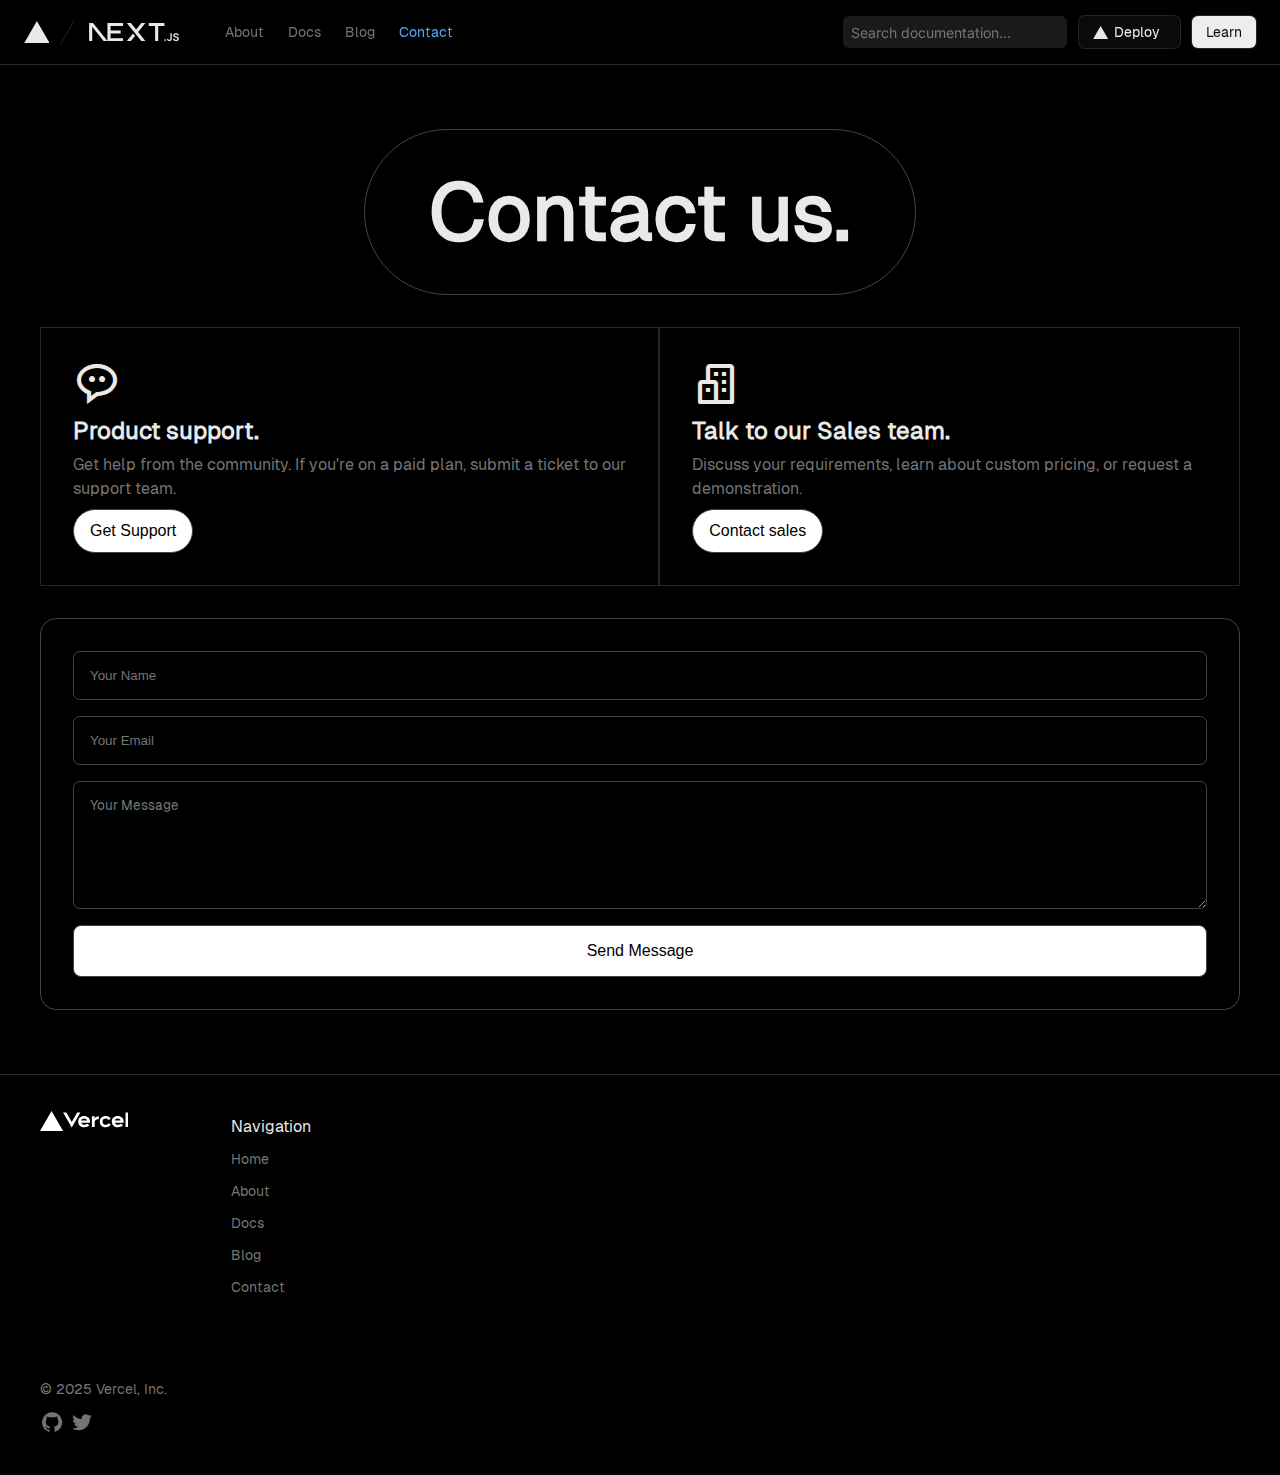
<file: pages/contact.html>
<!DOCTYPE html>
<html lang="en">
<head>
    <meta charset="UTF-8">
    <meta name="viewport" content="width=device-width, initial-scale=1.0">
    <title>Next.js by Vercel - The React Framework</title>
    <link rel="stylesheet" href="../css/common.css">
    <link rel="stylesheet" href="../css/contact.css">
    <link href='https://unpkg.com/boxicons@2.1.4/css/boxicons.min.css' rel='stylesheet'>
    <link rel="shortcut icon" href="../assets/svgs/favicon.svg" type="image/x-icon">
    <script defer src="../js/navbar.js"></script>
</head>
<body>
    <header>
        <nav class="nav">
            <a href="../index.html">
                <div class="logo">
                    <svg aria-label="Vercel logomark" height="22" role="img" viewBox="0 0 74 64">
                        <path d="M37.5896 0.25L74.5396 64.25H0.639648L37.5896 0.25Z"></path>
                    </svg>
                    <svg height="32" role="separator" viewBox="0 0 32 32" width="32">
                        <path d="M22 5L9 28" stroke-linecap="round" stroke-linejoin="round"></path>
                    </svg>
                    <svg xmlns="http://www.w3.org/2000/svg" width="94" height="18" viewBox="0 0 394 79" fill="none">
                        <path d="M261.919 0.0330722H330.547V12.7H303.323V79.339H289.71V12.7H261.919V0.0330722Z" />
                        <path
                            d="M149.052 0.0330722V12.7H94.0421V33.0772H138.281V45.7441H94.0421V66.6721H149.052V79.339H80.43V12.7H80.4243V0.0330722H149.052Z" />
                        <path
                            d="M183.32 0.0661486H165.506L229.312 79.3721H247.178L215.271 39.7464L247.127 0.126654L229.312 0.154184L206.352 28.6697L183.32 0.0661486Z" />
                        <path d="M201.6 56.7148L192.679 45.6229L165.455 79.4326H183.32L201.6 56.7148Z" />
                        <path fill-rule="evenodd" clip-rule="evenodd"
                            d="M80.907 79.339L17.0151 0H0V79.3059H13.6121V16.9516L63.8067 79.339H80.907Z" />
                        <path
                            d="M333.607 78.8546C332.61 78.8546 331.762 78.5093 331.052 77.8186C330.342 77.1279 329.991 76.2917 330 75.3011C329.991 74.3377 330.342 73.5106 331.052 72.8199C331.762 72.1292 332.61 71.7838 333.607 71.7838C334.566 71.7838 335.405 72.1292 336.115 72.8199C336.835 73.5106 337.194 74.3377 337.204 75.3011C337.194 75.9554 337.028 76.5552 336.696 77.0914C336.355 77.6368 335.922 78.064 335.377 78.373C334.842 78.6911 334.252 78.8546 333.607 78.8546Z" />
                        <path
                            d="M356.84 45.4453H362.872V68.6846C362.863 70.8204 362.401 72.6472 361.498 74.1832C360.585 75.7191 359.321 76.8914 357.698 77.7185C356.084 78.5364 354.193 78.9546 352.044 78.9546C350.079 78.9546 348.318 78.6001 346.75 77.9094C345.182 77.2187 343.937 76.1826 343.024 74.8193C342.101 73.456 341.649 71.7565 341.649 69.7207H347.691C347.7 70.6114 347.903 71.3838 348.29 72.0291C348.677 72.6744 349.212 73.1651 349.895 73.5105C350.586 73.8559 351.38 74.0286 352.274 74.0286C353.243 74.0286 354.073 73.8286 354.746 73.4196C355.419 73.0197 355.936 72.4199 356.296 71.6201C356.646 70.8295 356.831 69.8479 356.84 68.6846V45.4453Z" />
                        <path
                            d="M387.691 54.5338C387.544 53.1251 386.898 52.0254 385.773 51.2438C384.638 50.4531 383.172 50.0623 381.373 50.0623C380.11 50.0623 379.022 50.2532 378.118 50.6258C377.214 51.0075 376.513 51.5164 376.033 52.1617C375.554 52.807 375.314 53.5432 375.295 54.3703C375.295 55.061 375.461 55.6608 375.784 56.1607C376.107 56.6696 376.54 57.0968 377.103 57.4422C377.656 57.7966 378.274 58.0874 378.948 58.3237C379.63 58.56 380.313 58.76 380.995 58.9236L384.14 59.6961C385.404 59.9869 386.631 60.3778 387.802 60.8776C388.973 61.3684 390.034 61.9955 390.965 62.7498C391.897 63.5042 392.635 64.413 393.179 65.4764C393.723 66.5397 394 67.7848 394 69.2208C394 71.1566 393.502 72.8562 392.496 74.3285C391.491 75.7917 390.043 76.9369 388.143 77.764C386.252 78.582 383.965 79 381.272 79C378.671 79 376.402 78.6002 374.493 77.8004C372.575 77.0097 371.08 75.8463 370.001 74.3194C368.922 72.7926 368.341 70.9294 368.258 68.7391H374.235C374.318 69.8842 374.687 70.8386 375.314 71.6111C375.95 72.3745 376.78 72.938 377.795 73.3197C378.819 73.6923 379.962 73.8832 381.226 73.8832C382.545 73.8832 383.707 73.6832 384.712 73.2924C385.708 72.9016 386.492 72.3564 387.055 71.6475C387.627 70.9476 387.913 70.1206 387.922 69.1754C387.913 68.312 387.654 67.5939 387.156 67.0304C386.649 66.467 385.948 65.9944 385.053 65.6127C384.15 65.231 383.098 64.8856 381.899 64.5857L378.081 63.6223C375.323 62.9225 373.137 61.8592 371.541 60.4323C369.937 59.0054 369.143 57.115 369.143 54.7429C369.143 52.798 369.678 51.0894 370.758 49.6261C371.827 48.1629 373.294 47.0268 375.148 46.2179C377.011 45.4 379.114 45 381.456 45C383.836 45 385.92 45.4 387.719 46.2179C389.517 47.0268 390.929 48.1538 391.952 49.5897C392.976 51.0257 393.511 52.6707 393.539 54.5338H387.691Z" />
                    </svg>
                </div>
            </a>
            <ul class="links">
                <li class="nav-link">
                    <a href="./about.html">About</a>
                </li>
                <li class="nav-link">
                    <a href="./docs.html">Docs</a>
                </li>
                <li class="nav-link">
                    <a href="./blog.html">Blog</a>
                </li>
                <li class="nav-link">
                    <a class="current" href="./contact.html">Contact</a>
                </li>
            </ul>
            <div class="buttons">
                <input class="search-doc" type="text" placeholder="Search documentation...">
                <a class="deploy" href="https://vercel.com/new/clone">
                    <svg aria-label="Vercel logomark" height="13" role="img" viewBox="0 0 74 64">
                        <path d="M37.5896 0.25L74.5396 64.25H0.639648L37.5896 0.25Z" fill="var(--white)"></path>
                    </svg>
                    <span>Deploy</span>
                </a>
                <a class="learn" href="https://nextjs.org/learn">
                    <span>Learn</span>
                </a>
            </div>
            <div class="mobile-buttons">
                <svg class="search-icon" fill="none" height="24" shape-rendering="geometricPrecision"
                    stroke="currentColor" stroke-linecap="round" stroke-linejoin="round" stroke-width="1.5"
                    viewBox="0 0 24 24" width="24" style="color:currentColor">
                    <path d="M11 17.25a6.25 6.25 0 110-12.5 6.25 6.25 0 010 12.5z"></path>
                    <path d="M16 16l4.5 4.5"></path>
                </svg>
                <button class="hamburger-btn" aria-expanded="false">
                    <svg stroke="#fff" fill="none" class="hamburger" viewBox="-10 -10 120 120" width="40" height="40">
                        <path class="line" stroke-width="6" stroke-linecap="round" stroke-linejoin="round"
                            d="m 20 40 h 60 a 1 1 0 0 1 0 20 h -60 a 1 1 0 0 1 0 -40 h 30 v 70">
                        </path>
                    </svg>
                </button>
            </div>
        </nav>
    </header>
    <div class="nav-mobile">
        <ul class="links">
            <li class="nav-link">
                <a href="../index.html">Home</a>
            </li>
            <li class="nav-link">
                <a href="./about.html">About</a>
            </li>
            <li class="nav-link">
                <a href="./docs.html">Docs</a>
            </li>
            <li class="nav-link">
                <a href="./blog.html">Blog</a>
            </li>
            <li class="nav-link">
                <a href="./contact.html">Contact</a>
            </li>
        </ul>
        <div class="buttons">
            <a class="deploy" href="https://vercel.com/new/clone">
                <svg aria-label="Vercel logomark" height="13" role="img" viewBox="0 0 74 64">
                    <path d="M37.5896 0.25L74.5396 64.25H0.639648L37.5896 0.25Z" fill="var(--white)"></path>
                </svg>
                <span>Deploy</span>
            </a>
            <a class="learn" href="https://nextjs.org/learn">
                <span>Learn</span>
            </a>
        </div>
    </div>
    <main class="main">
        <div class="contact-container">
            <div class="bubble">
                <div class="txt">Contact us.</div>
            </div>
            <div class="cards">
                <div class="card">
                    <i class="bx bx-message-rounded-dots"></i>
                    <h2>Product support.</h2>
                    <p>
                        Get help from the community. If you're on a paid plan, submit a
                        ticket to our support team.
                    </p>
                    <button>Get Support</button>
                </div>
                <div class="card">
                    <i class="bx bx-buildings"></i>
                    <h2>Talk to our Sales team.</h2>
                    <p>
                        Discuss your requirements, learn about custom pricing, or request a
                        demonstration.
                    </p>
                    <button>Contact sales</button>
                </div>
            </div>

            <form action="#" method="get" class="mail-form">
                <input type="text" name="name" placeholder="Your Name" class="contact-inputs" required>
                <input type="email" name="email" placeholder="Your Email"
                    pattern="[a-zA-Z0-9._%+-]+@[a-zA-Z0-9.-]+\.[a-zA-Z]{2,}" required>
                <textarea name="message" placeholder="Your Message" rows="5" required></textarea>
                <button type="submit">Send Message</button>
            </form>
        </div>
    </main>
    <footer class="footer">
        <div class="col">
            <svg fill="white" height="20" viewBox="0 0 283 64">
                <path
                    d="M141.04 16c-11.04 0-19 7.2-19 18s8.96 18 20 18c6.67 0 12.55-2.64 16.19-7.09l-7.65-4.42c-2.02 2.21-5.09 3.5-8.54 3.5-4.79 0-8.86-2.5-10.37-6.5h28.02c.22-1.12.35-2.28.35-3.5 0-10.79-7.96-17.99-19-17.99zm-9.46 14.5c1.25-3.99 4.67-6.5 9.45-6.5 4.79 0 8.21 2.51 9.45 6.5h-18.9zM248.72 16c-11.04 0-19 7.2-19 18s8.96 18 20 18c6.67 0 12.55-2.64 16.19-7.09l-7.65-4.42c-2.02 2.21-5.09 3.5-8.54 3.5-4.79 0-8.86-2.5-10.37-6.5h28.02c.22-1.12.35-2.28.35-3.5 0-10.79-7.96-17.99-19-17.99zm-9.45 14.5c1.25-3.99 4.67-6.5 9.45-6.5 4.79 0 8.21 2.51 9.45 6.5h-18.9zM200.24 34c0 6 3.92 10 10 10 4.12 0 7.21-1.87 8.8-4.92l7.68 4.43c-3.18 5.3-9.14 8.49-16.48 8.49-11.05 0-19-7.2-19-18s7.96-18 19-18c7.34 0 13.29 3.19 16.48 8.49l-7.68 4.43c-1.59-3.05-4.68-4.92-8.8-4.92-6.07 0-10 4-10 10zm82.48-29v46h-9V5h9zM36.95 0L73.9 64H0L36.95 0zm92.38 5l-27.71 48L73.91 5H84.3l17.32 30 17.32-30h10.39zm58.91 12v9.69c-1-.29-2.06-.49-3.2-.49-5.81 0-10 4-10 10V51h-9V17h9v9.2c0-5.08 5.91-9.2 13.2-9.2z"
                    fill="var(--geist-foreground)"></path>
            </svg>
            <span>© 2025 Vercel, Inc.</span>
            <div class="socials">
                <a href="https://github.com/vercel/next.js"><i class='bx bxl-github'></i></a>
                <a href="https://twitter.com/nextjs"><i class='bx bxl-twitter'></i></a>
            </div>
        </div>
        <div class="col">
            <span>Navigation</span>
            <ul class="links">
                <li class="nav-link">
                    <a href="../index.html">Home</a>
                </li>
                <li class="nav-link">
                    <a href="./about.html">About</a>
                </li>
                <li class="nav-link">
                    <a href="./docs.html">Docs</a>
                </li>
                <li class="nav-link">
                    <a href="./blog.html">Blog</a>
                </li>
                <li class="nav-link">
                    <a href="./contact.html">Contact</a>
                </li>
            </ul>
        </div>
    </footer>
</body>
</html>
</file>
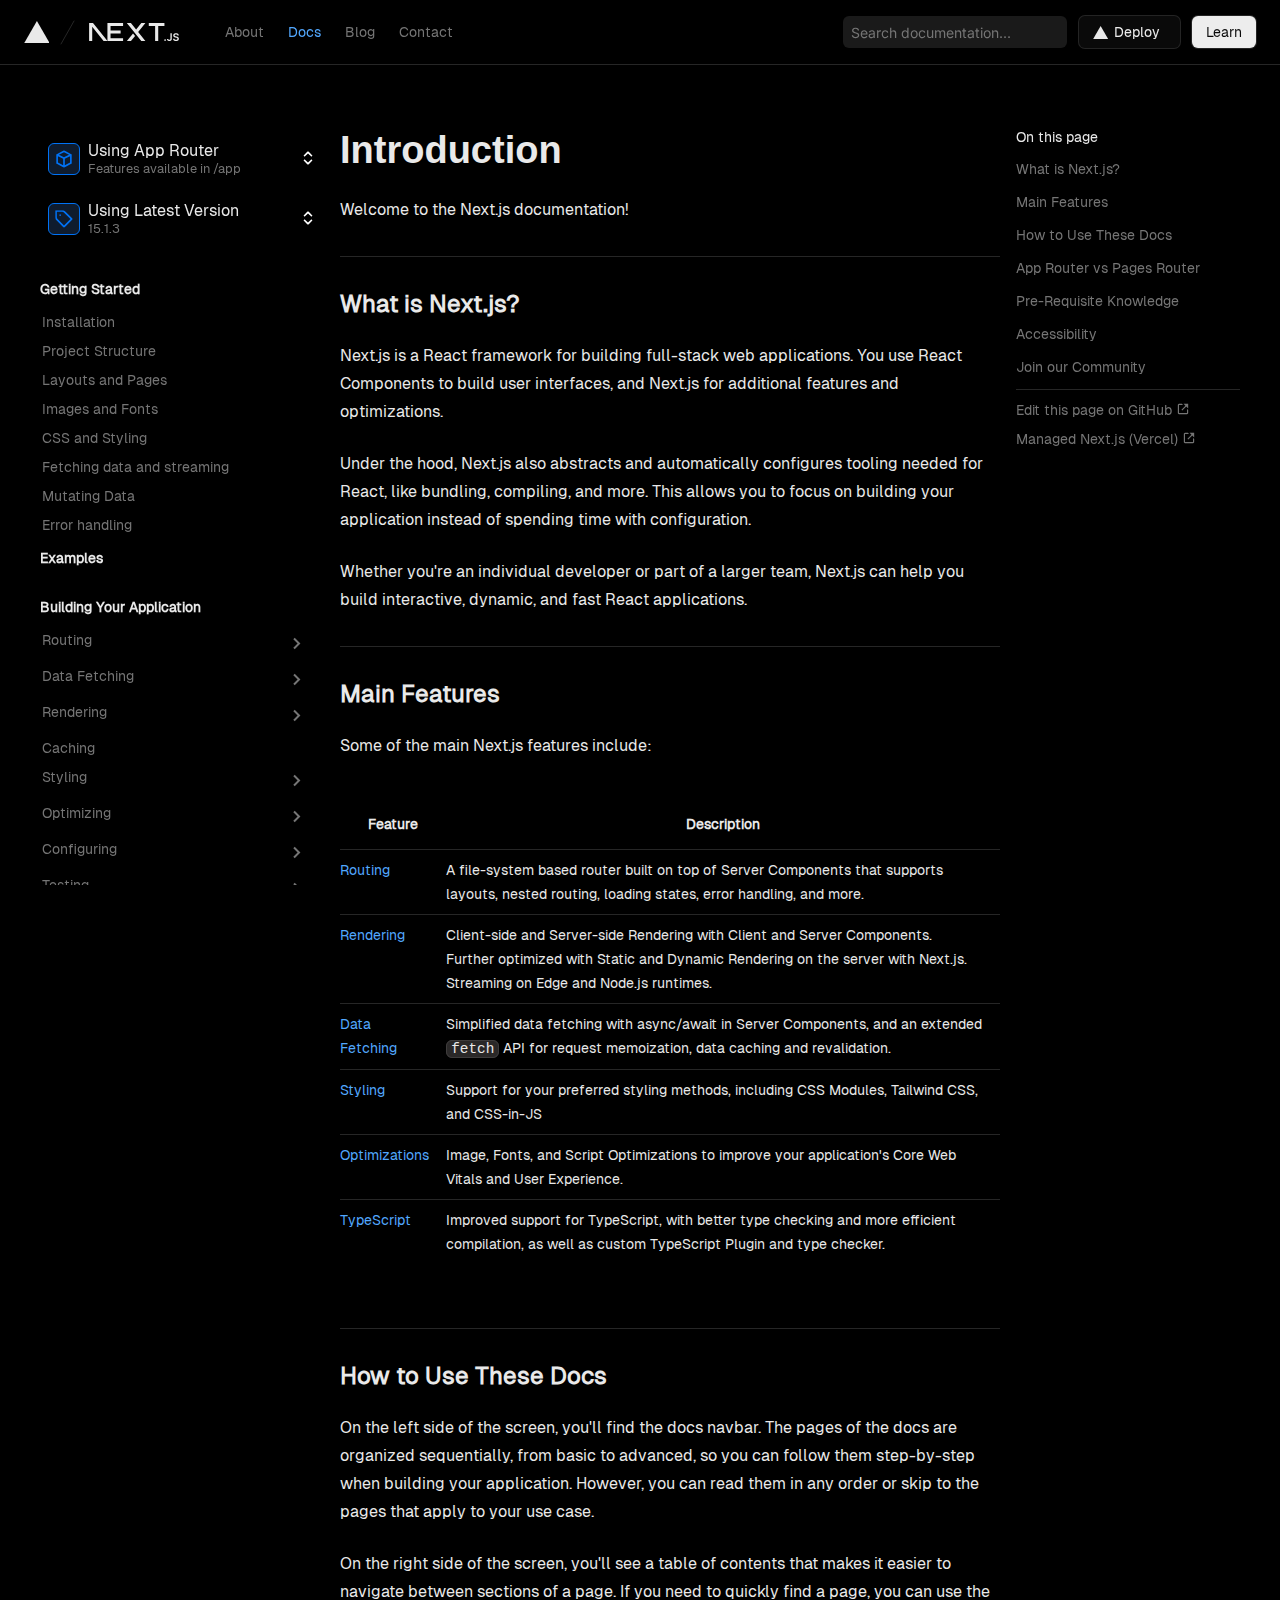
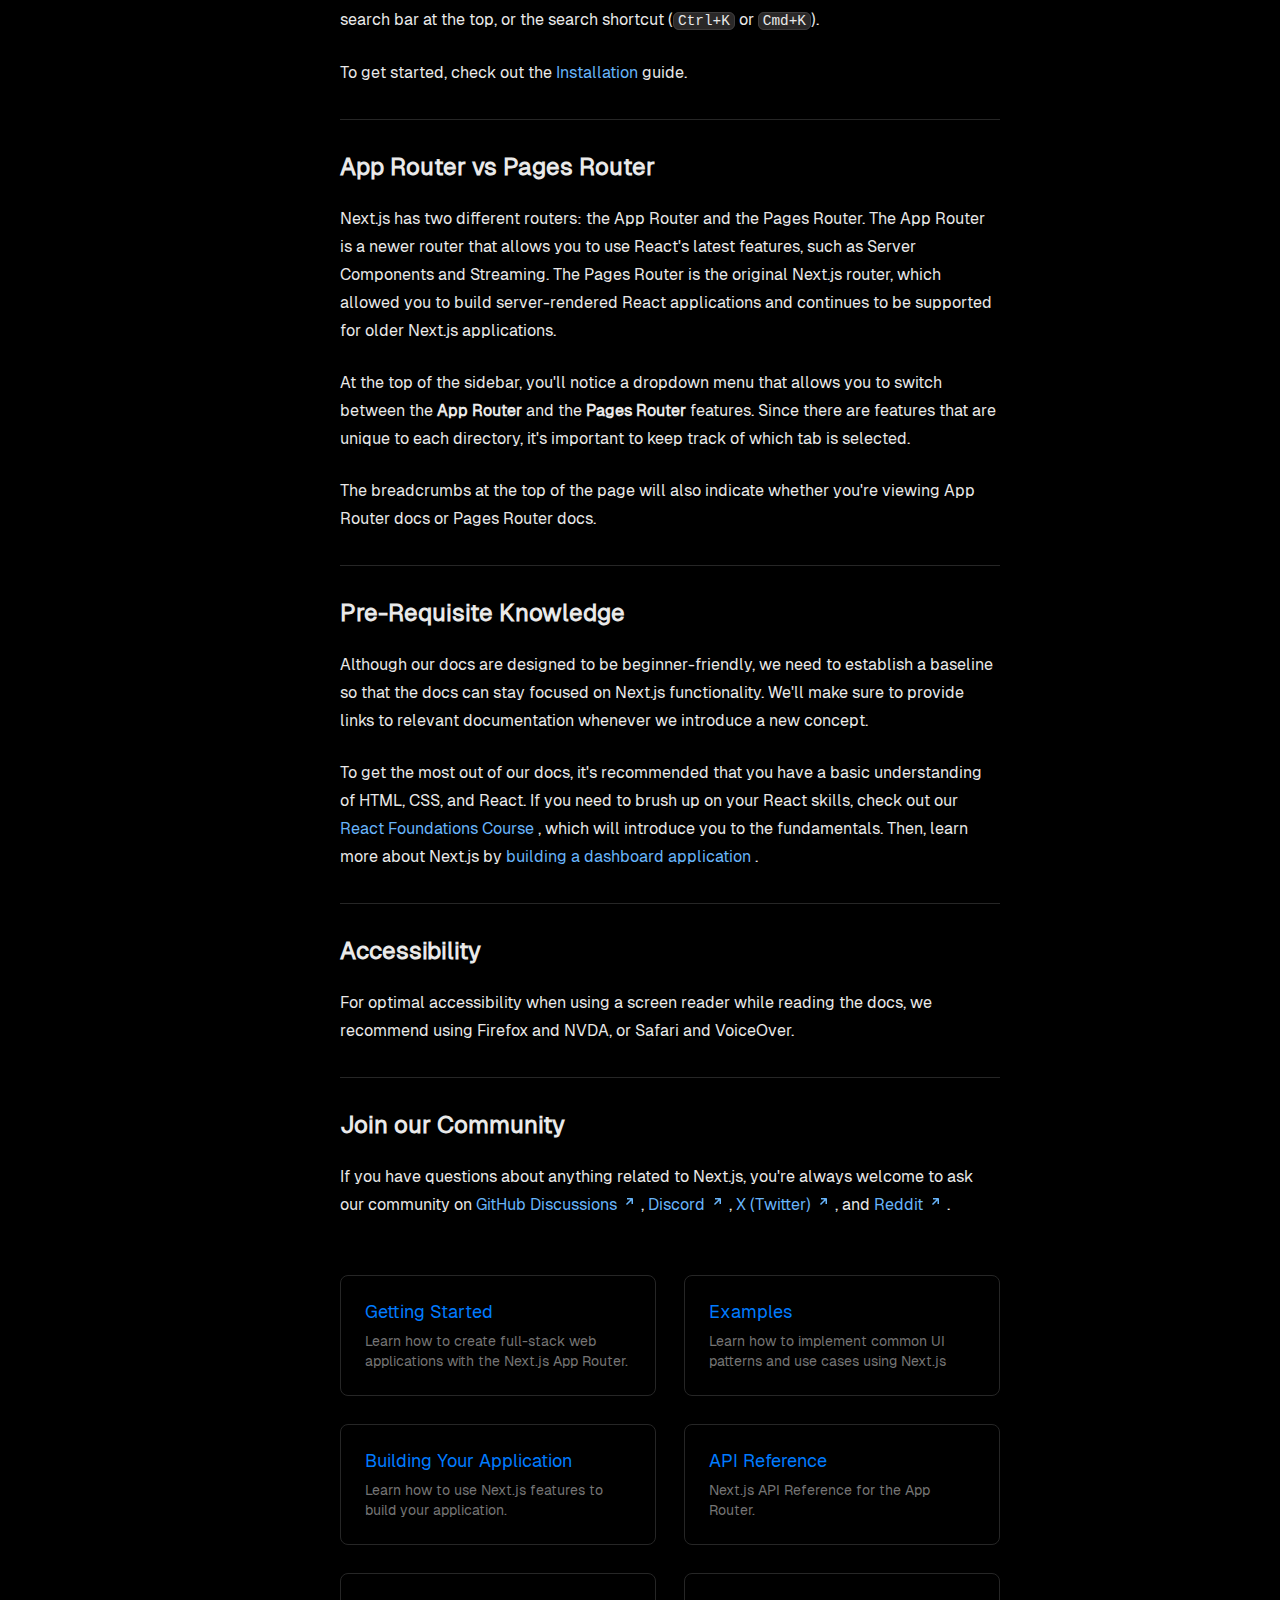
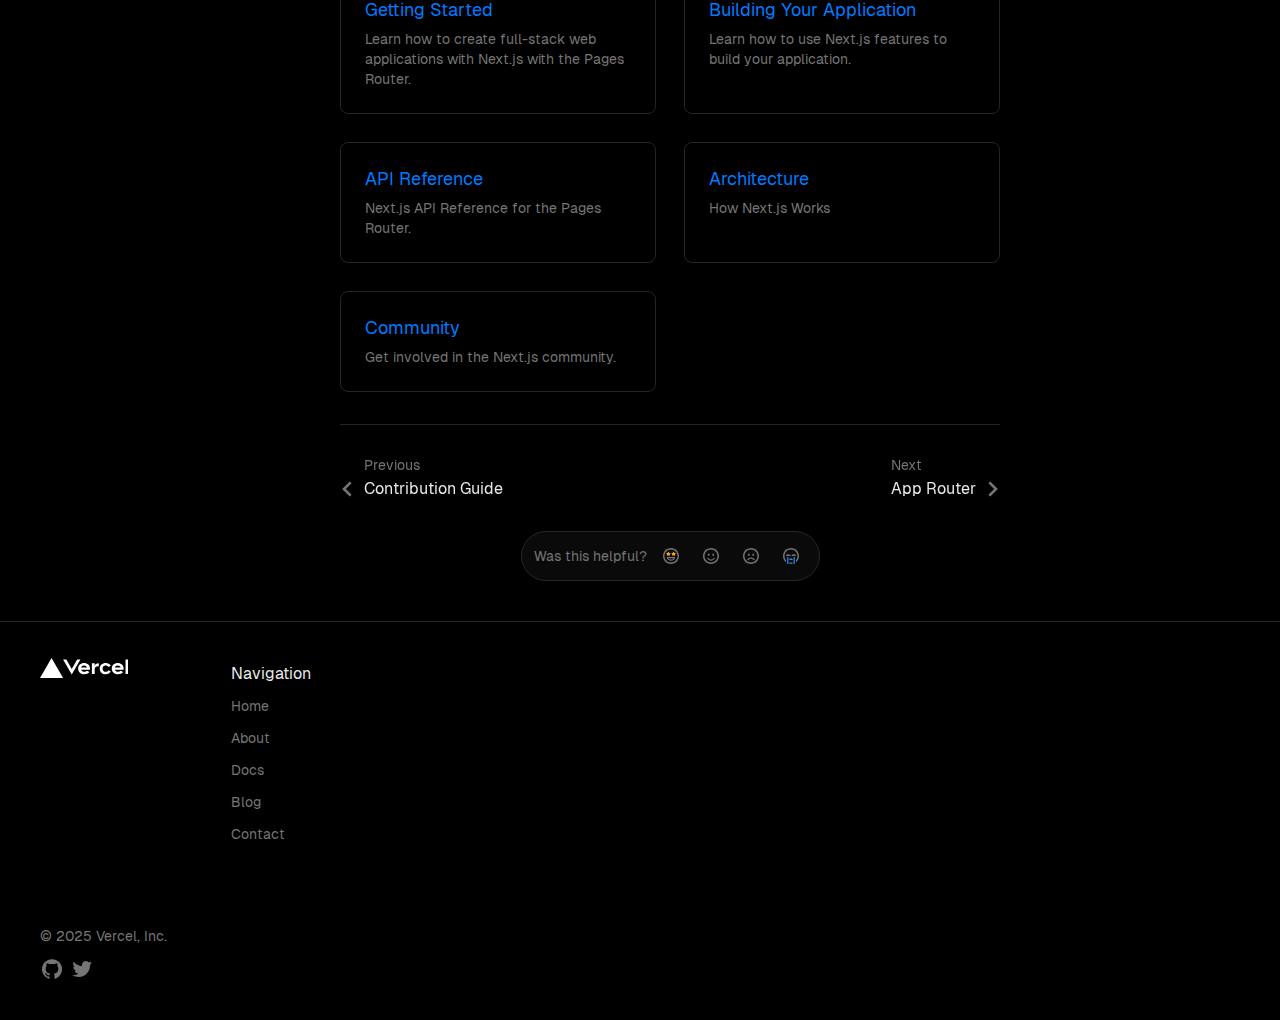
<file: pages/docs.html>
<!DOCTYPE html>
<html lang="en">

<head>
    <meta charset="UTF-8">
    <meta name="viewport" content="width=device-width, initial-scale=1.0">
    <title>Introduction | Next.js</title>
    <link rel="stylesheet" href="../css/common.css">
    <link rel="stylesheet" href="../css/docs.css">
    <link href='https://unpkg.com/boxicons@2.1.4/css/boxicons.min.css' rel='stylesheet'>
    <link rel="shortcut icon" href="../assets/svgs/favicon.svg" type="image/x-icon">
    <script defer src="../js/docs.js"></script>
    <script defer src="../js/navbar.js"></script>
</head>

<body>
    <header>
        <nav class="nav">
            <a href="../index.html">
                <div class="logo">
                    <svg aria-label="Vercel logomark" height="22" role="img" viewBox="0 0 74 64">
                        <path d="M37.5896 0.25L74.5396 64.25H0.639648L37.5896 0.25Z"></path>
                    </svg>
                    <svg height="32" role="separator" viewBox="0 0 32 32" width="32">
                        <path d="M22 5L9 28" stroke-linecap="round" stroke-linejoin="round"></path>
                    </svg>
                    <svg xmlns="http://www.w3.org/2000/svg" width="94" height="18" viewBox="0 0 394 79" fill="none">
                        <path d="M261.919 0.0330722H330.547V12.7H303.323V79.339H289.71V12.7H261.919V0.0330722Z" />
                        <path
                            d="M149.052 0.0330722V12.7H94.0421V33.0772H138.281V45.7441H94.0421V66.6721H149.052V79.339H80.43V12.7H80.4243V0.0330722H149.052Z" />
                        <path
                            d="M183.32 0.0661486H165.506L229.312 79.3721H247.178L215.271 39.7464L247.127 0.126654L229.312 0.154184L206.352 28.6697L183.32 0.0661486Z" />
                        <path d="M201.6 56.7148L192.679 45.6229L165.455 79.4326H183.32L201.6 56.7148Z" />
                        <path fill-rule="evenodd" clip-rule="evenodd"
                            d="M80.907 79.339L17.0151 0H0V79.3059H13.6121V16.9516L63.8067 79.339H80.907Z" />
                        <path
                            d="M333.607 78.8546C332.61 78.8546 331.762 78.5093 331.052 77.8186C330.342 77.1279 329.991 76.2917 330 75.3011C329.991 74.3377 330.342 73.5106 331.052 72.8199C331.762 72.1292 332.61 71.7838 333.607 71.7838C334.566 71.7838 335.405 72.1292 336.115 72.8199C336.835 73.5106 337.194 74.3377 337.204 75.3011C337.194 75.9554 337.028 76.5552 336.696 77.0914C336.355 77.6368 335.922 78.064 335.377 78.373C334.842 78.6911 334.252 78.8546 333.607 78.8546Z" />
                        <path
                            d="M356.84 45.4453H362.872V68.6846C362.863 70.8204 362.401 72.6472 361.498 74.1832C360.585 75.7191 359.321 76.8914 357.698 77.7185C356.084 78.5364 354.193 78.9546 352.044 78.9546C350.079 78.9546 348.318 78.6001 346.75 77.9094C345.182 77.2187 343.937 76.1826 343.024 74.8193C342.101 73.456 341.649 71.7565 341.649 69.7207H347.691C347.7 70.6114 347.903 71.3838 348.29 72.0291C348.677 72.6744 349.212 73.1651 349.895 73.5105C350.586 73.8559 351.38 74.0286 352.274 74.0286C353.243 74.0286 354.073 73.8286 354.746 73.4196C355.419 73.0197 355.936 72.4199 356.296 71.6201C356.646 70.8295 356.831 69.8479 356.84 68.6846V45.4453Z" />
                        <path
                            d="M387.691 54.5338C387.544 53.1251 386.898 52.0254 385.773 51.2438C384.638 50.4531 383.172 50.0623 381.373 50.0623C380.11 50.0623 379.022 50.2532 378.118 50.6258C377.214 51.0075 376.513 51.5164 376.033 52.1617C375.554 52.807 375.314 53.5432 375.295 54.3703C375.295 55.061 375.461 55.6608 375.784 56.1607C376.107 56.6696 376.54 57.0968 377.103 57.4422C377.656 57.7966 378.274 58.0874 378.948 58.3237C379.63 58.56 380.313 58.76 380.995 58.9236L384.14 59.6961C385.404 59.9869 386.631 60.3778 387.802 60.8776C388.973 61.3684 390.034 61.9955 390.965 62.7498C391.897 63.5042 392.635 64.413 393.179 65.4764C393.723 66.5397 394 67.7848 394 69.2208C394 71.1566 393.502 72.8562 392.496 74.3285C391.491 75.7917 390.043 76.9369 388.143 77.764C386.252 78.582 383.965 79 381.272 79C378.671 79 376.402 78.6002 374.493 77.8004C372.575 77.0097 371.08 75.8463 370.001 74.3194C368.922 72.7926 368.341 70.9294 368.258 68.7391H374.235C374.318 69.8842 374.687 70.8386 375.314 71.6111C375.95 72.3745 376.78 72.938 377.795 73.3197C378.819 73.6923 379.962 73.8832 381.226 73.8832C382.545 73.8832 383.707 73.6832 384.712 73.2924C385.708 72.9016 386.492 72.3564 387.055 71.6475C387.627 70.9476 387.913 70.1206 387.922 69.1754C387.913 68.312 387.654 67.5939 387.156 67.0304C386.649 66.467 385.948 65.9944 385.053 65.6127C384.15 65.231 383.098 64.8856 381.899 64.5857L378.081 63.6223C375.323 62.9225 373.137 61.8592 371.541 60.4323C369.937 59.0054 369.143 57.115 369.143 54.7429C369.143 52.798 369.678 51.0894 370.758 49.6261C371.827 48.1629 373.294 47.0268 375.148 46.2179C377.011 45.4 379.114 45 381.456 45C383.836 45 385.92 45.4 387.719 46.2179C389.517 47.0268 390.929 48.1538 391.952 49.5897C392.976 51.0257 393.511 52.6707 393.539 54.5338H387.691Z" />
                    </svg>
                </div>
            </a>
            <ul class="links">
                <li class="nav-link">
                    <a href="./about.html">About</a>
                </li>
                <li class="nav-link">
                    <a class="current" href="./docs.html">Docs</a>
                </li>
                <li class="nav-link">
                    <a href="./blog.html">Blog</a>
                </li>
                <li class="nav-link">
                    <a href="./contact.html">Contact</a>
                </li>
            </ul>
            <div class="buttons">
                <input class="search-doc" type="text" placeholder="Search documentation...">
                <a class="deploy" href="https://vercel.com/new/clone">
                    <svg aria-label="Vercel logomark" height="13" role="img" viewBox="0 0 74 64">
                        <path d="M37.5896 0.25L74.5396 64.25H0.639648L37.5896 0.25Z" fill="var(--white)"></path>
                    </svg>
                    <span>Deploy</span>
                </a>
                <a class="learn" href="https://nextjs.org/learn">
                    <span>Learn</span>
                </a>
            </div>
            <div class="mobile-buttons">
                <svg class="search-icon" fill="none" height="24" shape-rendering="geometricPrecision"
                    stroke="currentColor" stroke-linecap="round" stroke-linejoin="round" stroke-width="1.5"
                    viewBox="0 0 24 24" width="24" style="color:currentColor">
                    <path d="M11 17.25a6.25 6.25 0 110-12.5 6.25 6.25 0 010 12.5z"></path>
                    <path d="M16 16l4.5 4.5"></path>
                </svg>
                <button class="hamburger-btn" aria-expanded="false">
                    <svg stroke="#fff" fill="none" class="hamburger" viewBox="-10 -10 120 120" width="40" height="40">
                        <path class="line" stroke-width="6" stroke-linecap="round" stroke-linejoin="round"
                            d="m 20 40 h 60 a 1 1 0 0 1 0 20 h -60 a 1 1 0 0 1 0 -40 h 30 v 70">
                        </path>
                    </svg>
                </button>
            </div>
        </nav>
    </header>
    <div class="nav-mobile">
        <ul class="links">
            <li class="nav-link">
                <a href="../index.html">Home</a>
            </li>
            <li class="nav-link">
                <a href="./about.html">About</a>
            </li>
            <li class="nav-link">
                <a href="./docs.html">Docs</a>
            </li>
            <li class="nav-link">
                <a href="./blog.html">Blog</a>
            </li>
            <li class="nav-link">
                <a href="./contact.html">Contact</a>
            </li>
        </ul>
        <div class="buttons">
            <a class="deploy" href="https//vercel.com/new/clone">
                <svg aria-label="Vercel logomark" height="13" role="img" viewBox="0 0 74 64">
                    <path d="M37.5896 0.25L74.5396 64.25H0.639648L37.5896 0.25Z" fill="var(--white)"></path>
                </svg>
                <span>Deploy</span>
            </a>
            <a class="learn" href="https://nextjs.org/learn">
                <span>Learn</span>
            </a>
        </div>
    </div>
    <div class="doc-nav-mobile-toggle" id="toggle-mobile-nav">
        <button>
            <i class="bx bx-chevron-right"></i>
            Menu
        </button>
    </div>
    <main class="main">
        <div class="doc-container">
            <aside class="side-nav">
                <div class="top">
                    <button class="option">
                        <span class="svg-container">
                            <svg data-testid="geist-icon" height="16" stroke-linejoin="round" viewBox="0 0 16 16"
                                width="16" style="color: hsla(212,100%,48%,1);">
                                <path fill-rule="evenodd" clip-rule="evenodd"
                                    d="M8 0.154663L8.34601 0.334591L14.596 3.58459L15 3.79466V4.25V11.75V12.2053L14.596 12.4154L8.34601 15.6654L8 15.8453L7.65399 15.6654L1.40399 12.4154L1 12.2053V11.75V4.25V3.79466L1.40399 3.58459L7.65399 0.334591L8 0.154663ZM2.5 11.2947V5.44058L7.25 7.81559V13.7647L2.5 11.2947ZM8.75 13.7647L13.5 11.2947V5.44056L8.75 7.81556V13.7647ZM8 1.84534L12.5766 4.22519L7.99998 6.51352L3.42335 4.2252L8 1.84534Z"
                                    fill="hsla(212,100%,48%,1)"></path>
                            </svg>
                        </span>
                        <span class="text">
                            <span class="label">Using App Router</span>
                            <span class="subtitle">Features available in /app</span>
                        </span>
                        <span class="svg-container dropdown">
                            <svg data-testid="geist-icon" height="16" stroke-linejoin="round" viewBox="0 0 16 16"
                                width="16" aria-hidden="true" style="color: hsla(212,100%,48%,1);">
                                <path fill-rule="evenodd" clip-rule="evenodd"
                                    d="M8.7071 2.39644C8.31658 2.00592 7.68341 2.00592 7.29289 2.39644L4.46966 5.21966L3.93933 5.74999L4.99999 6.81065L5.53032 6.28032L7.99999 3.81065L10.4697 6.28032L11 6.81065L12.0607 5.74999L11.5303 5.21966L8.7071 2.39644ZM5.53032 9.71966L4.99999 9.18933L3.93933 10.25L4.46966 10.7803L7.29289 13.6035C7.68341 13.9941 8.31658 13.9941 8.7071 13.6035L11.5303 10.7803L12.0607 10.25L11 9.18933L10.4697 9.71966L7.99999 12.1893L5.53032 9.71966Z"
                                    fill="white"></path>
                            </svg>
                        </span>
                    </button>
                    <button class="option">
                        <span class="svg-container">
                            <svg class="translate-x-px translate-y-px" data-testid="geist-icon" height="16"
                                stroke-linejoin="round" viewBox="0 0 16 16" width="16"
                                style="color: hsla(212,100%,48%,1);">
                                <path fill-rule="evenodd" clip-rule="evenodd"
                                    d="M1.5 1.5H6.34315C7.00619 1.5 7.64207 1.76339 8.11091 2.23223L13.8787 8L8 13.8787L2.23223 8.11091C1.76339 7.64207 1.5 7.00619 1.5 6.34315V1.5ZM16 8L14.9393 6.93934L9.17157 1.17157C8.42143 0.421427 7.40401 0 6.34315 0H1.5H0V1.5V6.34315C0 7.40401 0.421426 8.42143 1.17157 9.17157L6.93934 14.9393L8 16L9.06066 14.9393L14.9393 9.06066L16 8ZM4.5 5.25C4.91421 5.25 5.25 4.91421 5.25 4.5C5.25 4.08579 4.91421 3.75 4.5 3.75C4.08579 3.75 3.75 4.08579 3.75 4.5C3.75 4.91421 4.08579 5.25 4.5 5.25Z"
                                    fill="hsla(212,100%,48%,1)"></path>
                            </svg>
                        </span>
                        <span class="text">
                            <span class="label">Using Latest Version</span>
                            <span class="subtitle">15.1.3</span>
                        </span>
                        <span class="svg-container dropdown">
                            <svg data-testid="geist-icon" height="16" stroke-linejoin="round" viewBox="0 0 16 16"
                                width="16" aria-hidden="true" style="color: hsla(212,100%,48%,1);">
                                <path fill-rule="evenodd" clip-rule="evenodd"
                                    d="M8.7071 2.39644C8.31658 2.00592 7.68341 2.00592 7.29289 2.39644L4.46966 5.21966L3.93933 5.74999L4.99999 6.81065L5.53032 6.28032L7.99999 3.81065L10.4697 6.28032L11 6.81065L12.0607 5.74999L11.5303 5.21966L8.7071 2.39644ZM5.53032 9.71966L4.99999 9.18933L3.93933 10.25L4.46966 10.7803L7.29289 13.6035C7.68341 13.9941 8.31658 13.9941 8.7071 13.6035L11.5303 10.7803L12.0607 10.25L11 9.18933L10.4697 9.71966L7.99999 12.1893L5.53032 9.71966Z"
                                    fill="white"></path>
                            </svg>
                        </span>
                    </button>
                </div>
                <div class="doc-content">
                    <section class="getting-started">
                        <h3>
                            <a href="https://nextjs.org/docs/app/getting-started">Getting Started</a>
                        </h3>
                        <div class="links">
                            <ul>
                                <li>
                                    <a href="https://nextjs.org/docs/app/getting-started/installation">Installation</a>
                                </li>
                                <li>
                                    <a href="https://nextjs.org/docs/app/getting-started/project-structure">Project Structure</a>
                                </li>
                                <li>
                                    <a href="https://nextjs.org/docs/app/getting-started/layouts-and-pages">Layouts and Pages</a>
                                </li>
                                <li>
                                    <a href="https://nextjs.org/docs/app/getting-started/images-and-fonts">Images and Fonts</a>
                                </li>
                                <li>
                                    <a href="https://nextjs.org/docs/app/getting-started/css-and-styling">CSS and Styling</a>
                                </li>
                                <li>
                                    <a href="https://nextjs.org/docs/app/getting-started/data-fetching-and-streaming">Fetching data and streaming</a>
                                </li>
                                <li>
                                    <a href="https://nextjs.org/docs/app/getting-started/mutating-data">Mutating Data</a>
                                </li>
                                <li>
                                    <a href="https://nextjs.org/docs/app/getting-started/error-handling">Error handling</a>
                                </li>
                            </ul>
                        </div>
                    </section>
                    <section>
                        <h3>
                            <a href="https://nextjs.org/docs/app/examples">Examples</a>
                        </h3>
                    </section>
                    <section class="build-your-app">
                        <h3>
                            <a href="https://nextjs.org/docs/app/building-your-application">Building Your Application</a>
                        </h3>
                        <div class="links">
                            <ul>
                                <li>
                                    <a href="https://nextjs.org/docs/app/building-your-application/routing">
                                        Routing
                                        <i class="bx bx-chevron-right"></i>
                                    </a>
                                </li>
                                <li>
                                    <a href="https://nextjs.org/docs/app/building-your-application/data-fetching">
                                        Data Fetching
                                        <i class="bx bx-chevron-right"></i>
                                    </a>
                                </li>
                                <li>
                                    <a href="https://nextjs.org/docs/app/building-your-application/rendering">
                                        Rendering
                                        <i class="bx bx-chevron-right"></i>
                                    </a>
                                </li>
                                <li>
                                    <a href="https://nextjs.org/docs/app/building-your-application/caching">Caching</a>
                                </li>
                                <li>
                                    <a href="https://nextjs.org/docs/app/building-your-application/styling">
                                        Styling
                                        <i class="bx bx-chevron-right"></i>
                                    </a>
                                </li>
                                <li>
                                    <a href="https://nextjs.org/docs/app/building-your-application/optimizing">
                                        Optimizing
                                        <i class="bx bx-chevron-right"></i>
                                    </a>
                                </li>
                                <li>
                                    <a href="https://nextjs.org/docs/app/building-your-application/configuring">
                                        Configuring
                                        <i class="bx bx-chevron-right"></i>
                                    </a>
                                </li>
                                <li>
                                    <a href="https://nextjs.org/docs/app/building-your-application/testing">
                                        Testing
                                        <i class="bx bx-chevron-right"></i>
                                    </a>
                                </li>
                                <li>
                                    <a href="https://nextjs.org/docs/app/building-your-application/authentication">Authentication</a>
                                </li>
                                <li>
                                    <a href="https://nextjs.org/docs/app/building-your-application/deploying">
                                        Deploying
                                        <i class="bx bx-chevron-right"></i>
                                    </a>
                                </li>
                                <li>
                                    <a href="https://nextjs.org/docs/app/building-your-application/upgrading">
                                        Upgrading
                                        <i class="bx bx-chevron-right"></i>
                                    </a>
                                </li>
                            </ul>
                        </div>
                    </section>
                    <section class="api-ref">
                        <h3>
                            <a href="https://nextjs.org/docs/app/api-reference">API Reference</a>
                        </h3>
                        <div class="links">
                            <ul>
                                <li>
                                    <a href="https://nextjs.org/docs/app/api-reference/directives">
                                        Directives
                                        <i class="bx bx-chevron-right"></i>
                                    </a>
                                </li>
                                <li>
                                    <a href="https://nextjs.org/docs/app/api-reference/components">
                                        Components
                                        <i class="bx bx-chevron-right"></i>
                                    </a>
                                </li>
                                <li>
                                    <a href="https://nextjs.org/docs/app/api-reference/file-conventions">
                                        File Conventions
                                        <i class="bx bx-chevron-right"></i>
                                    </a>
                                </li>
                                <li>
                                    <a href="https://nextjs.org/docs/app/api-reference/functions">
                                        Functions
                                        <i class="bx bx-chevron-right"></i>
                                    </a>
                                </li>
                                <li>
                                    <a href="https://nextjs.org/docs/app/api-reference/config">
                                        Configuration
                                        <i class="bx bx-chevron-right"></i>
                                    </a>
                                </li>
                                <li>
                                    <a href="https://nextjs.org/docs/app/api-reference/cli">
                                        CLI
                                        <i class="bx bx-chevron-right"></i>
                                    </a>
                                </li>
                                <li>
                                    <a href="https://nextjs.org/docs/app/api-reference/edge">Edge Runtime</a>
                                </li>
                                <li>
                                    <a href="https://nextjs.org/docs/app/api-reference/turbopack">Turbopack</a>
                                </li>
                            </ul>
                        </div>
                    </section>
                    <section class="architecture">
                        <h3>
                            <a href="https://nextjs.org/docs/architecture">Architecture</a>
                        </h3>
                        <div class="links">
                            <ul>
                                <li>
                                    <a href="https://nextjs.org/docs/architecture/accessibility">Accessibility</a>
                                </li>
                                <li>
                                    <a href="https://nextjs.org/docs/architecture/fast-refresh">Fast Refresh</a>
                                </li>
                                <li>
                                    <a href="https://nextjs.org/docs/architecture/nextjs-compiler">Next.js Compiler</a>
                                </li>
                                <li>
                                    <a href="https://nextjs.org/docs/architecture/supported-browsers">Supported Browsers</a>
                                </li>
                            </ul>
                        </div>
                    </section>
                    <section class="community">
                        <h3>
                            <a href="https://nextjs.org/docs/community">Community</a>
                        </h3>
                        <div class="links">
                            <ul>
                                <li>
                                    <a href="https://nextjs.org/docs/community/contribution-guide">Contribution Guide</a>
                                </li>
                            </ul>
                        </div>
                    </section>
                </div>
            </aside>
            <div class="docs-content">
                <section class="greetings">
                    <h1>Introduction</h1>
                    <p>Welcome to the Next.js documentation!</p>
                </section>
                <section>
                    <h2 id="what-is-nextjs">
                        <a href="#what-is-nextjs">
                            What is Next.js?
                        </a>
                    </h2>
                    <p>
                        Next.js is a React framework for building full-stack web applications. You use React
                        Components to build user interfaces, and Next.js for additional features and optimizations.
                    </p>
                    <p>
                        Under the hood, Next.js also abstracts and automatically configures tooling needed for
                        React, like bundling, compiling, and more. This allows you to focus on building your
                        application instead of spending time with configuration.
                    </p>
                    <p>
                        Whether you're an individual developer or part of a larger team, Next.js can help you build
                        interactive, dynamic, and fast React applications.
                    </p>
                </section>
                <section>
                    <h2 id="main-features">
                        <a href="#main-features">Main Features</a>
                    </h2>
                    <p>
                        Some of the main Next.js features include:
                    </p>
                    <table>
                        <thead>
                            <tr>
                                <th>
                                    Feature
                                </th>
                                <th>
                                    Description
                                </th>
                            </tr>
                        </thead>
                        <tbody>
                            <tr>
                                <td>
                                    <a class="active"
                                        href="https://nextjs.org/docs/app/building-your-application/routing">
                                        Routing
                                    </a>
                                </td>
                                <td>
                                    A file-system based router built on top of Server Components that supports
                                    layouts, nested routing, loading states, error handling, and more.
                                </td>
                            </tr>
                            <tr>
                                <td>
                                    <a class="active"
                                        href="https://nextjs.org/docs/app/building-your-application/rendering">
                                        Rendering
                                    </a>
                                </td>
                                <td>
                                    Client-side and Server-side Rendering with Client and Server Components.
                                    Further optimized with Static and Dynamic Rendering on the server with
                                    Next.js. Streaming on Edge and Node.js runtimes.
                                </td>
                            </tr>
                            <tr>
                                <td>
                                    <a class="active"
                                        href="https://nextjs.org/docs/app/building-your-application/data-fetching">
                                        Data Fetching
                                    </a>
                                </td>
                                <td>
                                    Simplified data fetching with async/await in Server Components, and an
                                    extended <code>fetch</code> API for request memoization, data caching and
                                    revalidation.
                                </td>
                            </tr>
                            <tr>
                                <td>
                                    <a class="active"
                                        href="https://nextjs.org/docs/app/building-your-application/styling">
                                        Styling
                                    </a>
                                </td>
                                <td>
                                    Support for your preferred styling methods, including CSS Modules, Tailwind
                                    CSS, and CSS-in-JS
                                </td>
                            </tr>
                            <tr>
                                <td>
                                    <a class="active"
                                        href="https://nextjs.org/docs/app/building-your-application/optimizing">
                                        Optimizations
                                    </a>
                                </td>
                                <td>
                                    Image, Fonts, and Script Optimizations to improve your application's Core
                                    Web Vitals and User Experience.
                                </td>
                            </tr>
                            <tr>
                                <td>
                                    <a class="active"
                                        href="https://nextjs.org/docs/app/api-reference/config/typescript">
                                        TypeScript
                                    </a>
                                </td>
                                <td>
                                    Improved support for TypeScript, with better type checking and more
                                    efficient compilation, as well as custom TypeScript Plugin and type checker.
                                </td>
                            </tr>
                        </tbody>
                    </table>
                </section>
                <section>
                    <h2 id="how-to-use-these-docs">
                        <a href="#how-to-use-these-docs">
                            How to Use These Docs
                        </a>
                    </h2>
                    <p>
                        On the left side of the screen, you'll find the docs navbar. The pages of the docs are
                        organized sequentially, from basic to advanced, so you can follow them step-by-step when
                        building your application. However, you can read them in any order or skip to the pages that
                        apply to your use case.
                    </p>
                    <p>
                        On the right side of the screen, you'll see a table of contents that makes it easier to
                        navigate between sections of a page. If you need to quickly find a page, you can use the
                        search bar at the top, or the search shortcut (<code>Ctrl+K</code> or <code>Cmd+K</code>).
                    </p>
                    <p>
                        To get started, check out the
                        <a class="active" href="https://nextjs.org/docs/app/getting-started/installation">
                            Installation
                        </a>
                        guide.
                    </p>
                </section>
                <section>
                    <h2 id="app-router-vs-pages-router">
                        <a href="#app-router-vs-pages-router">
                            App Router vs Pages Router
                        </a>
                    </h2>
                    <p>
                        Next.js has two different routers: the App Router and the Pages Router. The App Router is a
                        newer router that allows you to use React's latest features, such as Server Components and
                        Streaming. The Pages Router is the original Next.js router, which allowed you to build
                        server-rendered React applications and continues to be supported for older Next.js
                        applications.
                    </p>
                    <p>
                        At the top of the sidebar, you'll notice a dropdown menu that allows you to switch between
                        the
                        <strong>
                            App Router
                        </strong>
                        and the
                        <strong>
                            Pages Router
                        </strong>
                        features. Since there are features that are unique to each directory, it's important to keep
                        track of which tab is selected.
                    </p>
                    <p>
                        The breadcrumbs at the top of the page will also indicate whether you're viewing App Router
                        docs or Pages Router docs.
                    </p>
                </section>
                <section>
                    <h2 id="pre-requisite-knowledge">
                        <a href="#pre-requisite-knowledge">
                            Pre-Requisite Knowledge
                        </a>
                    </h2>
                    <p>
                        Although our docs are designed to be beginner-friendly, we need to establish a baseline so
                        that the docs can stay focused on Next.js functionality. We'll make sure to provide links to
                        relevant documentation whenever we introduce a new concept.
                    </p>
                    <p>
                        To get the most out of our docs, it's recommended that you have a basic understanding of
                        HTML, CSS, and React. If you need to brush up on your React skills, check out our
                        <a class="active" href="https://nextjs.org/learn/react-foundations">
                            React Foundations Course
                        </a>
                        , which will introduce you to the fundamentals. Then, learn more about Next.js by
                        <a class="active" href="https://nextjs.org/learn/dashboard-app">
                            building a dashboard application
                        </a>
                        .
                    </p>
                </section>
                <section>
                    <h2 id="accessibility">
                        <a href="#accessibility">
                            Accessibility
                        </a>
                    </h2>
                    <p>
                        For optimal accessibility when using a screen reader while reading the docs, we recommend
                        using Firefox and NVDA, or Safari and VoiceOver.
                    </p>
                </section>
                <section>
                    <h2 id="join-our-community">
                        <a href="#join-our-community">
                            Join our Community
                        </a>
                    </h2>
                    <p>
                        If you have questions about anything related to Next.js, you're always welcome to ask our
                        community on
                        <a class="active" href="https://github.com/vercel/next.js/discussions" rel="noopener noreferrer"
                            target="_blank">
                            GitHub Discussions
                            <span class="inline-flex">
                                <svg data-testid="geist-icon" height="16" stroke-linejoin="round"
                                    style="color:currentColor" viewbox="0 0 16 16" width="16">
                                    <path clip-rule="evenodd"
                                        d="M6.75011 4H6.00011V5.5H6.75011H9.43945L5.46978 9.46967L4.93945 10L6.00011 11.0607L6.53044 10.5303L10.499 6.56182V9.25V10H11.999V9.25V5C11.999 4.44772 11.5512 4 10.999 4H6.75011Z"
                                        fill="currentColor" fill-rule="evenodd">
                                    </path>
                                </svg>
                            </span>
                        </a>,
                        <a class="active" href="https://discord.com/invite/bUG2bvbtHy"
                            rel="noopener noreferrer nofollow" target="_blank">
                            Discord
                            <span class="inline-flex">
                                <svg data-testid="geist-icon" height="16" stroke-linejoin="round"
                                    style="color:currentColor" viewbox="0 0 16 16" width="16">
                                    <path clip-rule="evenodd"
                                        d="M6.75011 4H6.00011V5.5H6.75011H9.43945L5.46978 9.46967L4.93945 10L6.00011 11.0607L6.53044 10.5303L10.499 6.56182V9.25V10H11.999V9.25V5C11.999 4.44772 11.5512 4 10.999 4H6.75011Z"
                                        fill="currentColor" fill-rule="evenodd">
                                    </path>
                                </svg>
                            </span>
                        </a>,
                        <a class="active" href="https://x.com/nextjs" rel="noopener noreferrer nofollow"
                            target="_blank">
                            X (Twitter)
                            <span class="inline-flex">
                                <svg data-testid="geist-icon" height="16" stroke-linejoin="round"
                                    style="color:currentColor" viewbox="0 0 16 16" width="16">
                                    <path clip-rule="evenodd"
                                        d="M6.75011 4H6.00011V5.5H6.75011H9.43945L5.46978 9.46967L4.93945 10L6.00011 11.0607L6.53044 10.5303L10.499 6.56182V9.25V10H11.999V9.25V5C11.999 4.44772 11.5512 4 10.999 4H6.75011Z"
                                        fill="currentColor" fill-rule="evenodd">
                                    </path>
                                </svg>
                            </span>
                        </a>, and
                        <a class="active" href="https://www.reddit.com/r/nextjs" rel="noopener noreferrer nofollow"
                            target="_blank">
                            Reddit
                            <span class="inline-flex">
                                <svg data-testid="geist-icon" height="16" stroke-linejoin="round"
                                    style="color:currentColor" viewbox="0 0 16 16" width="16">
                                    <path clip-rule="evenodd"
                                        d="M6.75011 4H6.00011V5.5H6.75011H9.43945L5.46978 9.46967L4.93945 10L6.00011 11.0607L6.53044 10.5303L10.499 6.56182V9.25V10H11.999V9.25V5C11.999 4.44772 11.5512 4 10.999 4H6.75011Z"
                                        fill="currentColor" fill-rule="evenodd">
                                    </path>
                                </svg>
                            </span>
                        </a>.
                    </p>
                    <div class="cards">
                        <a class="card" href="">
                            <span>Getting Started</span>
                            <p>Learn how to create full-stack web applications with the Next.js App Router.</p>
                        </a>
                        <a class="card" href="">
                            <span>Examples</span>
                            <p>Learn how to implement common UI patterns and use cases using Next.js</p>
                        </a>
                        <a class="card" href="">
                            <span>Building Your Application</span>
                            <p>Learn how to use Next.js features to build your application.</p>
                        </a>
                        <a class="card" href="">
                            <span>API Reference</span>
                            <p>Next.js API Reference for the App Router.</p>
                        </a>
                        <a class="card" href="">
                            <span>Getting Started</span>
                            <p>Learn how to create full-stack web applications with Next.js with the Pages Router.</p>
                        </a>
                        <a class="card" href="">
                            <span>Building Your Application</span>
                            <p>Learn how to use Next.js features to build your application.</p>
                        </a>
                        <a class="card" href="">
                            <span>API Reference</span>
                            <p>Next.js API Reference for the Pages Router.</p>
                        </a>
                        <a class="card" href="">
                            <span>Architecture</span>
                            <p>How Next.js Works</p>
                        </a>
                        <a class="card" href="">
                            <span>Community</span>
                            <p>Get involved in the Next.js community.</p>
                        </a>
                    </div>
                </section>
                <div class="bottom-navigation">
                    <a class="previous" href="https://nextjs.org/docs/14/community/contribution-guide">
                        <span>Previous</span>
                        <div>
                            <i class='bx bx-chevron-left'></i>
                            Contribution Guide
                        </div>
                    </a>
                    <a class="next" href="https://nextjs.org/docs/app">
                        <span>Next</span>
                        <div>
                            App Router
                            <i class='bx bx-chevron-right'></i>
                        </div>
                    </a>
                </div>
                <div class="feedback-container">
                    <div class="user-feedback">
                        <span>Was this helpful?</span>
                        <button>
                            <svg data-testid="geist-icon" height="16" stroke-linejoin="round" viewBox="0 0 16 16" width="16"
                                style="color: var(--svg-fill);">
                                <path fill-rule="evenodd" clip-rule="evenodd"
                                    d="M14.5 8C14.5 11.5899 11.5899 14.5 8 14.5C4.41015 14.5 1.5 11.5899 1.5 8C1.5 4.41015 4.41015 1.5 8 1.5C11.5899 1.5 14.5 4.41015 14.5 8ZM16 8C16 12.4183 12.4183 16 8 16C3.58172 16 0 12.4183 0 8C0 3.58172 3.58172 0 8 0C12.4183 0 16 3.58172 16 8ZM4.5 8.97498H3.875V9.59998C3.875 11.4747 5.81046 12.8637 7.99817 12.8637C10.1879 12.8637 12.125 11.4832 12.125 9.59998V8.97498H11.5H4.5ZM7.99817 11.6137C6.59406 11.6137 5.63842 10.9482 5.28118 10.225H10.7202C10.3641 10.9504 9.40797 11.6137 7.99817 11.6137Z"
                                    fill="currentColor"></path>
                                <path fill-rule="evenodd" clip-rule="evenodd"
                                    d="M6.15295 4.92093L5.375 3.5L4.59705 4.92093L3 5.21885L4.11625 6.39495L3.90717 8L5.375 7.30593L6.84283 8L6.63375 6.39495L7.75 5.21885L6.15295 4.92093ZM11.403 4.92093L10.625 3.5L9.84705 4.92093L8.25 5.21885L9.36625 6.39495L9.15717 8L10.625 7.30593L12.0928 8L11.8837 6.39495L13 5.21885L11.403 4.92093Z"
                                    fill="#ffaf0e"></path>
                            </svg>
                        </button>
                        <button>
                            <svg data-testid="geist-icon" height="16" stroke-linejoin="round" viewBox="0 0 16 16" width="16"
                                style="color: var(--svg-fill);">
                                <path fill-rule="evenodd" clip-rule="evenodd"
                                    d="M14.5 8C14.5 11.5899 11.5899 14.5 8 14.5C4.41015 14.5 1.5 11.5899 1.5 8C1.5 4.41015 4.41015 1.5 8 1.5C11.5899 1.5 14.5 4.41015 14.5 8ZM16 8C16 12.4183 12.4183 16 8 16C3.58172 16 0 12.4183 0 8C0 3.58172 3.58172 0 8 0C12.4183 0 16 3.58172 16 8ZM11.5249 10.8478L11.8727 10.3286L10.8342 9.6329L10.4863 10.1522C9.94904 10.9543 9.0363 11.4802 8.00098 11.4802C6.96759 11.4802 6.05634 10.9563 5.51863 10.1567L5.16986 9.63804L4.13259 10.3356L4.48137 10.8542C5.2414 11.9844 6.53398 12.7302 8.00098 12.7302C9.47073 12.7302 10.7654 11.9816 11.5249 10.8478ZM6.75 6.75C6.75 7.30228 6.30228 7.75 5.75 7.75C5.19772 7.75 4.75 7.30228 4.75 6.75C4.75 6.19772 5.19772 5.75 5.75 5.75C6.30228 5.75 6.75 6.19772 6.75 6.75ZM10.25 7.75C10.8023 7.75 11.25 7.30228 11.25 6.75C11.25 6.19772 10.8023 5.75 10.25 5.75C9.69771 5.75 9.25 6.19772 9.25 6.75C9.25 7.30228 9.69771 7.75 10.25 7.75Z"
                                    fill="currentColor"></path>
                            </svg>
                        </button>
                        <button>
                            <svg data-testid="geist-icon" height="16" stroke-linejoin="round" viewBox="0 0 16 16" width="16"
                                style="color: var(--svg-fill);">
                                <path fill-rule="evenodd" clip-rule="evenodd"
                                    d="M14.5 8C14.5 11.5899 11.5899 14.5 8 14.5C4.41015 14.5 1.5 11.5899 1.5 8C1.5 4.41015 4.41015 1.5 8 1.5C11.5899 1.5 14.5 4.41015 14.5 8ZM16 8C16 12.4183 12.4183 16 8 16C3.58172 16 0 12.4183 0 8C0 3.58172 3.58172 0 8 0C12.4183 0 16 3.58172 16 8ZM5.75 7.75C6.30228 7.75 6.75 7.30228 6.75 6.75C6.75 6.19772 6.30228 5.75 5.75 5.75C5.19772 5.75 4.75 6.19772 4.75 6.75C4.75 7.30228 5.19772 7.75 5.75 7.75ZM11.25 6.75C11.25 7.30228 10.8023 7.75 10.25 7.75C9.69771 7.75 9.25 7.30228 9.25 6.75C9.25 6.19772 9.69771 5.75 10.25 5.75C10.8023 5.75 11.25 6.19772 11.25 6.75ZM11.5249 11.2622L11.8727 11.7814L10.8342 12.4771L10.4863 11.9578C9.94904 11.1557 9.0363 10.6298 8.00098 10.6298C6.96759 10.6298 6.05634 11.1537 5.51863 11.9533L5.16986 12.4719L4.13259 11.7744L4.48137 11.2558C5.2414 10.1256 6.53398 9.37982 8.00098 9.37982C9.47073 9.37982 10.7654 10.1284 11.5249 11.2622Z"
                                    fill="currentColor"></path>
                            </svg>
                        </button>
                        <button>
                            <svg data-testid="geist-icon" height="16" stroke-linejoin="round" viewBox="0 0 16 16" width="16"
                                style="color: var(--svg-fill);">
                                <path fill-rule="evenodd" clip-rule="evenodd" d="M4 9V16H5.5V9H4ZM12 9V16H10.5V9H12Z"
                                    fill="#007bff"></path>
                                <path fill-rule="evenodd" clip-rule="evenodd"
                                    d="M1.5 8C1.5 4.41015 4.41015 1.5 8 1.5C11.5899 1.5 14.5 4.41015 14.5 8C14.5 9.57941 13.9367 11.0273 13 12.1536V14.2454C14.8289 12.7793 16 10.5264 16 8C16 3.58172 12.4183 0 8 0C3.58172 0 0 3.58172 0 8C0 10.5264 1.17107 12.7793 3 14.2454V12.1536C2.06332 11.0273 1.5 9.57941 1.5 8ZM8 14.5C8.51627 14.5 9.01848 14.4398 9.5 14.3261V15.8596C9.01412 15.9518 8.51269 16 8 16C7.48731 16 6.98588 15.9518 6.5 15.8596V14.3261C6.98152 14.4398 7.48373 14.5 8 14.5ZM3.78568 8.36533C4.15863 7.98474 4.67623 7.75 5.25 7.75C5.82377 7.75 6.34137 7.98474 6.71432 8.36533L7.78568 7.31548C7.14222 6.65884 6.24318 6.25 5.25 6.25C4.25682 6.25 3.35778 6.65884 2.71432 7.31548L3.78568 8.36533ZM10.75 7.75C10.1762 7.75 9.65863 7.98474 9.28568 8.36533L8.21432 7.31548C8.85778 6.65884 9.75682 6.25 10.75 6.25C11.7432 6.25 12.6422 6.65884 13.2857 7.31548L12.2143 8.36533C11.8414 7.98474 11.3238 7.75 10.75 7.75ZM6.25 12H9.75C9.75 11.0335 8.9665 10.25 8 10.25C7.0335 10.25 6.25 11.0335 6.25 12Z"
                                    fill="currentColor"></path>
                            </svg>
                        </button>
                    </div>
                </div>
            </div>
            <div class="summary">
                <h4>On this page</h4>
                <ul>
                    <li>
                        <a href="#what-is-nextjs">What is Next.js?</a>
                    </li>
                    <li>
                        <a href="#main-features">Main Features</a>
                    </li>
                    <li>
                        <a href="#how-to-use-these-docs">How to Use These Docs</a>
                    </li>
                    <li>
                        <a href="#app-router-vs-pages-router">App Router vs Pages Router</a>
                    </li>
                    <li>
                        <a href="#pre-requisite-knowledge">Pre-Requisite Knowledge</a>
                    </li>
                    <li>
                        <a href="#accessibility">Accessibility</a>
                    </li>
                    <li>
                        <a href="#join-our-community">Join our Community</a>
                    </li>
                </ul>
                <div class="misc">
                    <a href="https://github.com/vercel/next.js/edit/canary/docs/index.mdx">
                        Edit this page on GitHub
                        <i class='bx bx-link-external'></i>
                    </a>
                    <a href="https://vercel.com/solutions/nextjs">
                        Managed Next.js (Vercel)
                        <i class='bx bx-link-external'></i>
                    </a>
                </div>
            </div>
        </div>
    </main>
    <footer class="footer">
        <div class="col">
            <svg fill="white" height="20" viewBox="0 0 283 64">
                <path
                    d="M141.04 16c-11.04 0-19 7.2-19 18s8.96 18 20 18c6.67 0 12.55-2.64 16.19-7.09l-7.65-4.42c-2.02 2.21-5.09 3.5-8.54 3.5-4.79 0-8.86-2.5-10.37-6.5h28.02c.22-1.12.35-2.28.35-3.5 0-10.79-7.96-17.99-19-17.99zm-9.46 14.5c1.25-3.99 4.67-6.5 9.45-6.5 4.79 0 8.21 2.51 9.45 6.5h-18.9zM248.72 16c-11.04 0-19 7.2-19 18s8.96 18 20 18c6.67 0 12.55-2.64 16.19-7.09l-7.65-4.42c-2.02 2.21-5.09 3.5-8.54 3.5-4.79 0-8.86-2.5-10.37-6.5h28.02c.22-1.12.35-2.28.35-3.5 0-10.79-7.96-17.99-19-17.99zm-9.45 14.5c1.25-3.99 4.67-6.5 9.45-6.5 4.79 0 8.21 2.51 9.45 6.5h-18.9zM200.24 34c0 6 3.92 10 10 10 4.12 0 7.21-1.87 8.8-4.92l7.68 4.43c-3.18 5.3-9.14 8.49-16.48 8.49-11.05 0-19-7.2-19-18s7.96-18 19-18c7.34 0 13.29 3.19 16.48 8.49l-7.68 4.43c-1.59-3.05-4.68-4.92-8.8-4.92-6.07 0-10 4-10 10zm82.48-29v46h-9V5h9zM36.95 0L73.9 64H0L36.95 0zm92.38 5l-27.71 48L73.91 5H84.3l17.32 30 17.32-30h10.39zm58.91 12v9.69c-1-.29-2.06-.49-3.2-.49-5.81 0-10 4-10 10V51h-9V17h9v9.2c0-5.08 5.91-9.2 13.2-9.2z"
                    fill="var(--geist-foreground)"></path>
            </svg>
            <span>© 2025 Vercel, Inc.</span>
            <div class="socials">
                <a href="https://github.com/vercel/next.js"><i class='bx bxl-github'></i></a>
                <a href="https://twitter.com/nextjs"><i class='bx bxl-twitter'></i></a>
            </div>
        </div>
        <div class="col">
            <span>Navigation</span>
            <ul class="links">
                <li class="nav-link">
                    <a href="../index.html">Home</a>
                </li>
                <li class="nav-link">
                    <a href="./about.html">About</a>
                </li>
                <li class="nav-link">
                    <a href="./docs.html">Docs</a>
                </li>
                <li class="nav-link">
                    <a href="./blog.html">Blog</a>
                </li>
                <li class="nav-link">
                    <a href="./contact.html">Contact</a>
                </li>
            </ul>
        </div>
    </footer>
</body>
</html>
</file>
<file: css/index.css>
.conf {
    font-family: "geistSansMonoFont";
    text-transform: uppercase;
    display: flex;
    flex-direction: column;
    gap: 2rem;
    padding: 6rem 6.5rem;
}

@media (max-width: 576px) {
    .conf {
        padding: 2rem;
    }

    .conf .top {
        flex-direction: column;
        gap: 1rem;
    }

    .conf .top .tickets span[title] {
        margin-right: auto;
    }
}

.conf .date-container {
    display: flex;
    flex-direction: column;
}

.conf .top {
    display: flex;
    justify-content: space-between;
}

.conf .top .tickets span[title] {
    font-size: small;
}

.conf .date-container .date {
    display: flex;
    align-items: center;
    gap: 1rem;
}

.conf .date-container .conf-logo {
    height: 60px;
    width: 230px;
}
.conf .tickets {
    display: flex;
    flex-direction: column;
    text-align: right;
}

.conf .tickets button {
    margin-top: 0.75rem;
    display: flex;
    justify-content: center;
    align-items: center;
    gap: 0.5rem;
    font-family: "geistSansMonoFont";
    text-transform: uppercase;
    height: 3rem;
    background-color: #0057FF;
    border: none;
    padding-inline: 3rem;
    border-radius: 0.5rem;
    color: #fff;
    transition: opacity 150ms;
    font-size: 1rem;
}

.conf .tickets button:hover {
    cursor: pointer;
    opacity: 0.9;
}
.conf img {
    margin-top: 1.5rem;
}

.conf .date-container .square {
    display: block;
    width: 10px;
    height: 10px;
    background-color: #0057FF;
}

.presentation {
    width: 100%;
    font-size: 20px;
    display: flex;
    flex-direction: column;
    align-items: center;
    justify-content: center;
    text-align: center;
    margin-bottom: 12rem;
}

.presentation h1 {
    font-size: 68px;
    font-weight: 800;
    background-image: linear-gradient(180deg, #fff, #adadad);
    background-clip: text;
    -webkit-text-fill-color: transparent;
    letter-spacing: -2px;
}

.presentation p {
    color: var(--light-gray);
    width: 70%;
    line-height: 2;
    margin: 2rem 0 5rem 0;
}

.presentation .highlighted {
    color: var(--white);
}

.presentation .get-started {
    display: flex;
    flex-direction: column;
    gap: 1rem;
}

.presentation .get-started .buttons {
    display: flex;
    gap: 1rem;
    justify-content: center;
}

.presentation .get-started .buttons button {
    padding: 0.75rem 1.5rem;
    font-size: 16px;
    border-radius: 8px;
    transition: 0.2s background-color;
    border: none;
}

.presentation .get-started .buttons button:hover {
    cursor: pointer;
}

.presentation .get-started .buttons >:nth-child(1) {
    background-color: #eee;
    color: #000;
}

.presentation .get-started .buttons >:nth-child(1):hover {
    background-color: #ccc;
}

.presentation .get-started .buttons >:nth-child(2) {
    background-color: #000;
    color: #fff;
    border: 1px solid var(--dark-gray);
}

.presentation .get-started .buttons >:nth-child(2):hover {
    background-color: hsla(0,0%,12%,1);
}

.presentation .get-started .command {
    font-size: 14px;
    color: var(--light-gray);
}

.presentation .get-started .command:hover {
    cursor: copy;
}

.presentation .get-started .command .bx-copy,
.presentation .get-started .command .bx-check {
    opacity: 0;
    transition: 0.1s opacity;
}

.presentation .get-started .command:hover .bx-copy,
.presentation .get-started .command:hover .bx-check {
    opacity: 1;
}

@media (max-width: 1400px) {
    .presentation {
        margin-bottom: 8rem;
    }
}

@media (max-width: 992px) {
    .presentation {
        margin-bottom: 6rem;
    }
}

@media (max-width: 576px) {
    .presentation {
        margin-bottom: 6rem;
        line-height: 1;
    }

    .presentation h1 {
        font-size: 36px;
        letter-spacing: 1px;
    }

    .presentation p {
        font-size: 16px;
        margin: 2rem 0;
    }
}

.what {
    width: 100%;
    display: flex;
    justify-content: center;
    align-items: center;
    gap: 2rem;
}

.what h2 {
    font-family: "geistSansFontMono", sans-serif;
    font-size: 32px;
    font-weight: 700;
    background-image: linear-gradient(180deg, #fff, #adadad);
    background-clip: text;
    -webkit-text-fill-color: transparent;
}

.what span {
    color: var(--light-gray);
    font-size: 18px;
}

@media (max-width: 992px) {
    .what {
        flex-direction: column;
        gap: 1rem;
    }
}

@media (max-width: 576px) {
    .what span {
        font-size: 14px;
        text-align: center;
    }
}

.features {
    display: flex;
    justify-content: center;
    gap: 1rem;
    background: linear-gradient(180deg, #000 30%, #111 50%, #111 100%);
    padding: 2rem 0 1.5rem 0;
    height: 100%;
    border-bottom: 1px solid var(--dark-gray);
}

.features .col {
    display: flex;
    flex-direction: column;
    gap: 1rem;
    max-width: 400px;
    margin-bottom: 6rem;
}

.features .card {
    border: 1px solid var(--dark-gray);
    border-radius: 12px;
    padding: 1.5rem 2rem;
    display: flex;
    flex-direction: column;
    gap: 0.5rem;
    transition: 150ms border-color, 150ms background-color;
    color: var(--white);
}

.features .card img {
    display: block;
    margin-inline: auto;
    width: 70%;
}

.features .card:hover {
    border-color: #444;
    cursor: pointer;
}

.features .card:not(:nth-child(1)):hover {
    background-color: hsla(0, 0%, 100%, 0.05);
}

.features .card .title,
.special-card .title {
    font-weight: 600;
    font-size: 18px;
}

.features .card .description {
    font-size: 14px;
    color: var(--light-gray);
}

.features .special-card {
    position: relative;
    display: flex;
    flex-direction: column;
    justify-content: flex-end;
    gap: 0.5rem;
    background-image: linear-gradient(110deg, #272727 .06%, #171717);
    box-shadow: inset 0 0 6px hsla(0, 0%, 100%, 0.1);
    padding: 1.5rem 2rem;
    border-radius: 12px;
    color: var(--white);
}

.features .special-card .title {
    font-size: 24px;
}

.features .special-card .description {
    font-size: 16px;
    line-height: 1.5rem;
}

.features .special-card #dots {
    display: flex;
    flex-direction: column;
    gap: 1rem;
    width: 100%;
    margin-bottom: 0.5rem;
}

.features .special-card #dots .line {
    display: flex;
    justify-content: space-between;
    gap: 2px;
    width: 100%;
}

.features .special-card #dots span {
    display: block;
    width: 1px;
    height: 1px;
    background-color: var(--light-gray);
    border-radius: 50%;
    margin-right: 0.5rem;
}

.features .special-card #dots span:is(.on) {
    background-color: #fff;
    box-shadow: 0 0 1px 1px #3291ffcc, 0 0 2px 1px #3291ff40;
}

@media (max-width: 1400px) {
    .features {
        padding: 2rem 1rem;
    }
}

@media (max-width: 768px) {
    .features {
        flex-direction: column;
        align-items: center;    
    }
}

@media (max-width: 576px) {
    .features {
        padding: 1rem;
        flex-direction: column;
    }

    .features .col {
        margin-bottom: 2rem;
    }
}

.special-card .description {
    font-weight: 600;
    font-size: 14px;
    color: var(--white);
    max-width: 25ch;
}

.special-card .arrow {
    display: flex;
    justify-content: center;
    align-items: center;
    position: absolute;
    right: 1rem;
    bottom: 1rem;
    background-color: var(--dark-gray);
    border: 1px solid var(--dark-gray);
    transition: 150ms background-color;
    border-radius: 50%;
    padding: 6px;
}

.special-card .arrow:hover {
    cursor: pointer;
    background-color: hsla(0, 0%, 100%, .15);
}

.powered-by-container {
    border-bottom: 1px solid var(--dark-gray);
    background: radial-gradient(50% 50% at 50% 50%, #121212 0, #000 100%);
}

.powered-by {
    display: flex;
    flex-direction: column;
    justify-content: center;
    align-items: center;
    gap: 4rem;
    width: 100%;
    padding: 80px;
    max-width: 1200px;
    margin: 0 auto;
}

.powered-by h2 {
    font-family: "geistSansFontMono", sans-serif;
    background-image: linear-gradient(180deg, #fff, #adadad);
    background-clip: text;
    -webkit-text-fill-color: transparent;
    font-size: 32px;
    font-weight: 700;
    text-align: center;
}

.powered-by .cpu {
    position: relative;
    width: 10rem;
    height: 4rem;
    display: flex;
    align-items: center;
    justify-content: center;
    background-image: linear-gradient(180deg,#232323,#222),
                      linear-gradient(180deg,hsla(0,0%,100%,.05),
                                             hsla(0,0%,100%,.05) 26.56%,
                                             rgba(0,0,0,.05) 51.56%,
                                             rgba(0,0,0,.05));
    border-radius: 12px;
    box-shadow: 0 2px 4px rgba(0, 0, 0, .1), 0 6px 4px -2px rgba(0, 0, 0, .15), inset 0 -3px 1px -1px rgba(0, 0, 0, .25);
    animation: glow 2s infinite alternate;
    background-size: 200% 100%;
}

@keyframes glow {
	0% { background: linear-gradient(85deg, hsla(0,0%,100%,.05) 0%, #333 100%, hsla(0,0%,100%,.05) 100%); }
	1% { background: linear-gradient(85deg, hsla(0,0%,100%,.05) 0%, #333 100%, hsla(0,0%,100%,.05) 100%); }
	2% { background: linear-gradient(85deg, hsla(0,0%,100%,.05) 0%, #333 100%, hsla(0,0%,100%,.05) 100%); }
	3% { background: linear-gradient(85deg, hsla(0,0%,100%,.05) 0%, #333 100%, hsla(0,0%,100%,.05) 100%); }
	4% { background: linear-gradient(85deg, hsla(0,0%,100%,.05) 0%, #333 100%, hsla(0,0%,100%,.05) 100%); }
	5% { background: linear-gradient(85deg, hsla(0,0%,100%,.05) 0%, #333 100%, hsla(0,0%,100%,.05) 100%); }
	6% { background: linear-gradient(85deg, hsla(0,0%,100%,.05) 0%, #333 100%, hsla(0,0%,100%,.05) 100%); }
	7% { background: linear-gradient(85deg, hsla(0,0%,100%,.05) 0%, #333 100%, hsla(0,0%,100%,.05) 100%); }
	8% { background: linear-gradient(85deg, hsla(0,0%,100%,.05) 0%, #333 100%, hsla(0,0%,100%,.05) 100%); }
	9% { background: linear-gradient(85deg, hsla(0,0%,100%,.05) 0%, #333 100%, hsla(0,0%,100%,.05) 100%); }
	10% { background: linear-gradient(85deg, hsla(0,0%,100%,.05) 0%, #333 100%, hsla(0,0%,100%,.05) 100%); }
	11% { background: linear-gradient(85deg, hsla(0,0%,100%,.05) 0%, #333 99%, hsla(0,0%,100%,.05) 100%); }
	12% { background: linear-gradient(85deg, hsla(0,0%,100%,.05) 0%, #333 98%, hsla(0,0%,100%,.05) 100%); }
	13% { background: linear-gradient(85deg, hsla(0,0%,100%,.05) 0%, #333 97%, hsla(0,0%,100%,.05) 100%); }
	14% { background: linear-gradient(85deg, hsla(0,0%,100%,.05) 0%, #333 96%, hsla(0,0%,100%,.05) 100%); }
	15% { background: linear-gradient(85deg, hsla(0,0%,100%,.05) 0%, #333 95%, hsla(0,0%,100%,.05) 100%); }
	16% { background: linear-gradient(85deg, hsla(0,0%,100%,.05) 0%, #333 94%, hsla(0,0%,100%,.05) 100%); }
	17% { background: linear-gradient(85deg, hsla(0,0%,100%,.05) 0%, #333 93%, hsla(0,0%,100%,.05) 100%); }
	18% { background: linear-gradient(85deg, hsla(0,0%,100%,.05) 0%, #333 92%, hsla(0,0%,100%,.05) 100%); }
	19% { background: linear-gradient(85deg, hsla(0,0%,100%,.05) 0%, #333 91%, hsla(0,0%,100%,.05) 100%); }
	20% { background: linear-gradient(85deg, hsla(0,0%,100%,.05) 0%, #333 90%, hsla(0,0%,100%,.05) 100%); }
	21% { background: linear-gradient(85deg, hsla(0,0%,100%,.05) 0%, #333 89%, hsla(0,0%,100%,.05) 100%); }
	22% { background: linear-gradient(85deg, hsla(0,0%,100%,.05) 0%, #333 88%, hsla(0,0%,100%,.05) 100%); }
	23% { background: linear-gradient(85deg, hsla(0,0%,100%,.05) 0%, #333 87%, hsla(0,0%,100%,.05) 100%); }
	24% { background: linear-gradient(85deg, hsla(0,0%,100%,.05) 0%, #333 86%, hsla(0,0%,100%,.05) 100%); }
	25% { background: linear-gradient(85deg, hsla(0,0%,100%,.05) 0%, #333 85%, hsla(0,0%,100%,.05) 100%); }
	26% { background: linear-gradient(85deg, hsla(0,0%,100%,.05) 0%, #333 84%, hsla(0,0%,100%,.05) 100%); }
	27% { background: linear-gradient(85deg, hsla(0,0%,100%,.05) 0%, #333 83%, hsla(0,0%,100%,.05) 100%); }
	28% { background: linear-gradient(85deg, hsla(0,0%,100%,.05) 0%, #333 82%, hsla(0,0%,100%,.05) 100%); }
	29% { background: linear-gradient(85deg, hsla(0,0%,100%,.05) 0%, #333 81%, hsla(0,0%,100%,.05) 100%); }
	30% { background: linear-gradient(85deg, hsla(0,0%,100%,.05) 0%, #333 80%, hsla(0,0%,100%,.05) 100%); }
	31% { background: linear-gradient(85deg, hsla(0,0%,100%,.05) 0%, #333 79%, hsla(0,0%,100%,.05) 100%); }
	32% { background: linear-gradient(85deg, hsla(0,0%,100%,.05) 0%, #333 78%, hsla(0,0%,100%,.05) 100%); }
	33% { background: linear-gradient(85deg, hsla(0,0%,100%,.05) 0%, #333 77%, hsla(0,0%,100%,.05) 100%); }
	34% { background: linear-gradient(85deg, hsla(0,0%,100%,.05) 0%, #333 76%, hsla(0,0%,100%,.05) 100%); }
	35% { background: linear-gradient(85deg, hsla(0,0%,100%,.05) 0%, #333 75%, hsla(0,0%,100%,.05) 100%); }
	36% { background: linear-gradient(85deg, hsla(0,0%,100%,.05) 0%, #333 74%, hsla(0,0%,100%,.05) 100%); }
	37% { background: linear-gradient(85deg, hsla(0,0%,100%,.05) 0%, #333 73%, hsla(0,0%,100%,.05) 100%); }
	38% { background: linear-gradient(85deg, hsla(0,0%,100%,.05) 0%, #333 72%, hsla(0,0%,100%,.05) 100%); }
	39% { background: linear-gradient(85deg, hsla(0,0%,100%,.05) 0%, #333 71%, hsla(0,0%,100%,.05) 100%); }
	40% { background: linear-gradient(85deg, hsla(0,0%,100%,.05) 0%, #333 70%, hsla(0,0%,100%,.05) 100%); }
	41% { background: linear-gradient(85deg, hsla(0,0%,100%,.05) 0%, #333 69%, hsla(0,0%,100%,.05) 100%); }
	42% { background: linear-gradient(85deg, hsla(0,0%,100%,.05) 0%, #333 68%, hsla(0,0%,100%,.05) 100%); }
	43% { background: linear-gradient(85deg, hsla(0,0%,100%,.05) 0%, #333 67%, hsla(0,0%,100%,.05) 100%); }
	44% { background: linear-gradient(85deg, hsla(0,0%,100%,.05) 0%, #333 66%, hsla(0,0%,100%,.05) 100%); }
	45% { background: linear-gradient(85deg, hsla(0,0%,100%,.05) 0%, #333 65%, hsla(0,0%,100%,.05) 100%); }
	46% { background: linear-gradient(85deg, hsla(0,0%,100%,.05) 0%, #333 64%, hsla(0,0%,100%,.05) 100%); }
	47% { background: linear-gradient(85deg, hsla(0,0%,100%,.05) 0%, #333 63%, hsla(0,0%,100%,.05) 100%); }
	48% { background: linear-gradient(85deg, hsla(0,0%,100%,.05) 0%, #333 62%, hsla(0,0%,100%,.05) 100%); }
	49% { background: linear-gradient(85deg, hsla(0,0%,100%,.05) 0%, #333 61%, hsla(0,0%,100%,.05) 100%); }
	50% { background: linear-gradient(85deg, hsla(0,0%,100%,.05) 0%, #333 60%, hsla(0,0%,100%,.05) 100%); }
	51% { background: linear-gradient(85deg, hsla(0,0%,100%,.05) 0%, #333 59%, hsla(0,0%,100%,.05) 100%); }
	52% { background: linear-gradient(85deg, hsla(0,0%,100%,.05) 0%, #333 58%, hsla(0,0%,100%,.05) 100%); }
	53% { background: linear-gradient(85deg, hsla(0,0%,100%,.05) 0%, #333 57%, hsla(0,0%,100%,.05) 100%); }
	54% { background: linear-gradient(85deg, hsla(0,0%,100%,.05) 0%, #333 56%, hsla(0,0%,100%,.05) 100%); }
	55% { background: linear-gradient(85deg, hsla(0,0%,100%,.05) 0%, #333 55%, hsla(0,0%,100%,.05) 100%); }
	56% { background: linear-gradient(85deg, hsla(0,0%,100%,.05) 0%, #333 54%, hsla(0,0%,100%,.05) 100%); }
	57% { background: linear-gradient(85deg, hsla(0,0%,100%,.05) 0%, #333 53%, hsla(0,0%,100%,.05) 100%); }
	58% { background: linear-gradient(85deg, hsla(0,0%,100%,.05) 0%, #333 52%, hsla(0,0%,100%,.05) 100%); }
	59% { background: linear-gradient(85deg, hsla(0,0%,100%,.05) 0%, #333 51%, hsla(0,0%,100%,.05) 100%); }
	60% { background: linear-gradient(85deg, hsla(0,0%,100%,.05) 0%, #333 50%, hsla(0,0%,100%,.05) 100%); }
	61% { background: linear-gradient(85deg, hsla(0,0%,100%,.05) 0%, #333 49%, hsla(0,0%,100%,.05) 100%); }
	62% { background: linear-gradient(85deg, hsla(0,0%,100%,.05) 0%, #333 48%, hsla(0,0%,100%,.05) 100%); }
	63% { background: linear-gradient(85deg, hsla(0,0%,100%,.05) 0%, #333 47%, hsla(0,0%,100%,.05) 100%); }
	64% { background: linear-gradient(85deg, hsla(0,0%,100%,.05) 0%, #333 46%, hsla(0,0%,100%,.05) 100%); }
	65% { background: linear-gradient(85deg, hsla(0,0%,100%,.05) 0%, #333 45%, hsla(0,0%,100%,.05) 100%); }
	66% { background: linear-gradient(85deg, hsla(0,0%,100%,.05) 0%, #333 44%, hsla(0,0%,100%,.05) 100%); }
	67% { background: linear-gradient(85deg, hsla(0,0%,100%,.05) 0%, #333 43%, hsla(0,0%,100%,.05) 100%); }
	68% { background: linear-gradient(85deg, hsla(0,0%,100%,.05) 0%, #333 42%, hsla(0,0%,100%,.05) 100%); }
	69% { background: linear-gradient(85deg, hsla(0,0%,100%,.05) 0%, #333 41%, hsla(0,0%,100%,.05) 100%); }
	70% { background: linear-gradient(85deg, hsla(0,0%,100%,.05) 0%, #333 40%, hsla(0,0%,100%,.05) 100%); }
	71% { background: linear-gradient(85deg, hsla(0,0%,100%,.05) 0%, #333 39%, hsla(0,0%,100%,.05) 100%); }
	72% { background: linear-gradient(85deg, hsla(0,0%,100%,.05) 0%, #333 38%, hsla(0,0%,100%,.05) 100%); }
	73% { background: linear-gradient(85deg, hsla(0,0%,100%,.05) 0%, #333 37%, hsla(0,0%,100%,.05) 100%); }
	74% { background: linear-gradient(85deg, hsla(0,0%,100%,.05) 0%, #333 36%, hsla(0,0%,100%,.05) 100%); }
	75% { background: linear-gradient(85deg, hsla(0,0%,100%,.05) 0%, #333 35%, hsla(0,0%,100%,.05) 100%); }
	76% { background: linear-gradient(85deg, hsla(0,0%,100%,.05) 0%, #333 34%, hsla(0,0%,100%,.05) 100%); }
	77% { background: linear-gradient(85deg, hsla(0,0%,100%,.05) 0%, #333 33%, hsla(0,0%,100%,.05) 100%); }
	78% { background: linear-gradient(85deg, hsla(0,0%,100%,.05) 0%, #333 32%, hsla(0,0%,100%,.05) 100%); }
	79% { background: linear-gradient(85deg, hsla(0,0%,100%,.05) 0%, #333 31%, hsla(0,0%,100%,.05) 100%); }
	80% { background: linear-gradient(85deg, hsla(0,0%,100%,.05) 0%, #333 30%, hsla(0,0%,100%,.05) 100%); }
	81% { background: linear-gradient(85deg, hsla(0,0%,100%,.05) 0%, #333 29%, hsla(0,0%,100%,.05) 100%); }
	82% { background: linear-gradient(85deg, hsla(0,0%,100%,.05) 0%, #333 28%, hsla(0,0%,100%,.05) 100%); }
	83% { background: linear-gradient(85deg, hsla(0,0%,100%,.05) 0%, #333 27%, hsla(0,0%,100%,.05) 100%); }
	84% { background: linear-gradient(85deg, hsla(0,0%,100%,.05) 0%, #333 26%, hsla(0,0%,100%,.05) 100%); }
	85% { background: linear-gradient(85deg, hsla(0,0%,100%,.05) 0%, #333 25%, hsla(0,0%,100%,.05) 100%); }
	86% { background: linear-gradient(85deg, hsla(0,0%,100%,.05) 0%, #333 24%, hsla(0,0%,100%,.05) 100%); }
	87% { background: linear-gradient(85deg, hsla(0,0%,100%,.05) 0%, #333 23%, hsla(0,0%,100%,.05) 100%); }
	88% { background: linear-gradient(85deg, hsla(0,0%,100%,.05) 0%, #333 22%, hsla(0,0%,100%,.05) 100%); }
	89% { background: linear-gradient(85deg, hsla(0,0%,100%,.05) 0%, #333 21%, hsla(0,0%,100%,.05) 100%); }
	90% { background: linear-gradient(85deg, hsla(0,0%,100%,.05) 0%, #333 20%, hsla(0,0%,100%,.05) 100%); }
	91% { background: linear-gradient(85deg, hsla(0,0%,100%,.05) 0%, #333 19%, hsla(0,0%,100%,.05) 100%); }
	92% { background: linear-gradient(85deg, hsla(0,0%,100%,.05) 0%, #333 18%, hsla(0,0%,100%,.05) 100%); }
	93% { background: linear-gradient(85deg, hsla(0,0%,100%,.05) 0%, #333 17%, hsla(0,0%,100%,.05) 100%); }
	94% { background: linear-gradient(85deg, hsla(0,0%,100%,.05) 0%, #333 16%, hsla(0,0%,100%,.05) 100%); }
	95% { background: linear-gradient(85deg, hsla(0,0%,100%,.05) 0%, #333 15%, hsla(0,0%,100%,.05) 100%); }
	96% { background: linear-gradient(85deg, hsla(0,0%,100%,.05) 0%, #333 14%, hsla(0,0%,100%,.05) 100%); }
	97% { background: linear-gradient(85deg, hsla(0,0%,100%,.05) 0%, #333 13%, hsla(0,0%,100%,.05) 100%); }
	98% { background: linear-gradient(85deg, hsla(0,0%,100%,.05) 0%, #333 12%, hsla(0,0%,100%,.05) 100%); }
	99% { background: linear-gradient(85deg, hsla(0,0%,100%,.05) 0%, #333 11%, hsla(0,0%,100%,.05) 100%); }
	100% { background: linear-gradient(85deg, hsla(0,0%,100%,.05) 0%, #333 10%, hsla(0,0%,100%,.05) 100%); }
}

.powered-by .cpu .label {
    background-image: linear-gradient(92.66deg,#919191,#eaeaea 19.79%,#828181 33.33%,#c6c6c6 70.31%,#606060);
    background-clip: text;
    -webkit-text-fill-color: transparent;
    font-size: 1.25rem;
}

.powered-by .pins {
    display: flex;
    gap: 1rem;
}

.powered-by .pin {
    width: 7px;
    height: 10px;
}

.powered-by .top-pins {
    position: absolute;
    top: 0;
    transform: translateY(-100%);
}

.powered-by .top-pins .pin {
    border-bottom: 1px solid var(--white);
    background: linear-gradient(180deg, #9a9a9a, #686868 33.33%, #848484 66.67%, #3a3a3a);
}

.powered-by .bot-pins {
    position: absolute;
    bottom: 0;
    transform: translateY(100%);
}

.powered-by .bot-pins .pin {
    background: linear-gradient(180deg, #898989, #6f6f6f 33.33%, #a3a3a3 66.67%, #535353);
}

.powered-by .bot-pins .pin,
.powered-by .right-pins .pin,
.powered-by .left-pins .pin {
    border-top: 1px solid var(--white);
}

.powered-by .right-pins {
    position: absolute;
    right: 0;
    transform: translateX(100%);
}

.powered-by .right-pins .pin {
    transform: rotate(90deg);
    background: linear-gradient(1turn, #6f6f6f, #878787 33.33%, #8b8b8b 66.67%, #4d4d4d);
}

.powered-by .left-pins {
    position: absolute;
    left: 0;
    transform: translateX(-100%);
}

.powered-by .left-pins .pin {
    transform: rotate(-90deg);
    background: linear-gradient(180deg, #787878, #6b6b6b 33.33%, #8b8b8b 66.67%, #303030);
}

.powered-by .right-pins,
.powered-by .left-pins {
    display: flex;
    flex-direction: column;
}

.powered-by .stack {

    display: flex;
    gap: 1rem;
}

.powered-by .stack .tech {
    display: flex;
    flex-direction: column;
    padding: 24px;
    border-radius: 12px;
    border: 1px solid var(--dark-gray);;
    background: linear-gradient(180deg, #242424, #121212 65.62%);
    box-shadow: 0 1px 0 1px #00000005, 0 4px 6px #00000005, inset 0 0 0 6px #111;
    min-height: 240px;
    width: 100%;
    transition: 0.15s background;
}

.powered-by .stack .tech:hover {
    background: linear-gradient(180deg, #242424, #ffffff05 65.62%);
}

.powered-by .stack .tech img {
    margin-bottom: auto;
}

.powered-by .stack .tech .name {
    font-size: 20px;
    line-height: 1.5;
    letter-spacing: -0.04em;
    font-weight: 600;
    padding-bottom: 0.5rem;
    color: var(--white);
}

.powered-by .stack .tech .name i {
    padding-left: 1rem;
    vertical-align: middle;
    color: var(--light-gray);
    font-weight: 700;
}

.powered-by .stack .tech .description {
    font-size: 14px;
    color: var(--light-gray);
    line-height: 1.5;
    letter-spacing: -0.01em;
}

.powered-by .stack .tech .description img {
    vertical-align: middle;
}

@media (max-width: 768px) {
    .powered-by .stack {
        flex-direction: column;
    }
}

@media (max-width: 576px) {
    .powered-by {
        padding: 2rem;
    }
}
</file>
<file: css/common.css>
@import url('https://fonts.googleapis.com/css2?family=Inter:ital,opsz,wght@0,14..32,100..900;1,14..32,100..900&display=swap');

:root {
    --bg: #000;
    --white: #e9e9e9;
    --dark-gray: #262626;
    --light-gray: #757575;
    --blue: #0039ff;
    --active-link: hsla(210,100%,66%,1);
}

@font-face {
    font-family: "geistSansFont";
    src:
        url("../assets/fonts/Geist-1.3.0/classic/Geist-Regular.woff2") format("woff2"),
        url("../assets/fonts/Geist-1.3.0/classic/Geist-Regular.woff") format("woff");
    font-weight: normal;
    font-style: normal;
}

@font-face {
    font-family: "geistSansMonoFont";
    src:
        url("../assets/fonts/Geist-1.3.0/mono/GeistMono-Regular.woff2") format("woff2"),
        url("../assets/fonts/Geist-1.3.0/mono/GeistMono-Regular.woff") format("woff");
    font-weight: normal;
    font-style: normal;
}

* {
    box-sizing: border-box;
    margin: 0;
    padding: 0;
}

body {
    color: var(--white);
    background-color: var(--bg);
    font-family: "geistSansFont", sans-serif;
}

body::-webkit-scrollbar {
    background-color: #000;
    width: 0.5rem;
}

body::-webkit-scrollbar-thumb {
    background-color: var(--white);
    border-radius: 0.25rem;
}

.no-scroll {
    overflow: hidden;
}

a {
    text-decoration: none;
}

h1 {
    font-family: "geistSansFontMono", sans-serif;
}

header {
    display: flex;
    justify-content: space-around;
    padding: 0 24px;
    border-bottom: 1px solid var(--dark-gray);
    position: sticky;
    top: 0;
    background-color: rgba(0, 0, 0, 0.5);
    backdrop-filter: blur(15px);
    z-index: 999;
}

.active {
    color: var(--active-link);
}

.rotate {
    transform: rotate(90deg);
}

.nav {
    height: 64px;
    width: 100%;
    max-width: 1400px;
    display: flex;
    align-items: center;
    gap: 24px;
}

.nav .links {
    display: flex;
    gap: 24px;
    width: 100%;
    font-size: 14px;
}

.nav .links .current {
    color: var(--active-link);
}

.nav-link {
    list-style: none;
}

.nav-link a {
    color: var(--light-gray);
    transition: color 150ms;
}

.nav-link a:hover {
    font-weight: 550;
    color: var(--white);
}

.nav .links li:nth-child(1) {
    margin-left: 20px;
}

.nav .logo {
    display: flex;
    align-items: center;
    gap: 3px;
} 

.nav .logo > * {
    fill: var(--white);
}

.nav .logo > [role=separator] {
    stroke: var(--dark-gray);
}

.nav-mobile .buttons,
.nav .buttons {
    display: flex;
    gap: 12px;
    align-items: center;
}

.nav-mobile .buttons a,
.nav .buttons a {
    padding: 0 14px;
    height: 32px;
    font-size: 14px;
    border-radius: 6px;
    font-weight: 500;
    display: flex;
    justify-content: center;
    align-items: center;
    width: fit-content;
    transition: background-color 150ms;
}

.nav-mobile .buttons .deploy,
.nav .buttons .deploy {
    box-shadow: 0 0 0 1px hsla(0,0%,100%,.14);
    color: hsla(0,0%,93%,1);
    background-color: #0a0a0a;
}

.nav-mobile .buttons .deploy:hover
.nav .buttons .deploy:hover {
    background-color: hsla(0,0%,12%,1);
}

.nav-mobile .buttons .deploy span,
.nav .buttons .deploy span {
    padding: 0 6px;
}

.nav-mobile .buttons .learn,
.nav .buttons .learn {
    box-shadow: 0 0 0 1px hsla(0,0%,100%,.14);
    color: #0a0a0a;
    background-color: hsla(0,0%,93%,1);
}

.nav-mobile .buttons .learn:hover,
.nav .buttons .learn:hover {
    background-color: #ccc;
}

.nav .buttons .search-doc {
    padding: 0 6px 0 8px;
    font-family: "Inter", -apple-system;
    font-size: 14px;
    height: 32px;
    width: 14rem;
    border-radius: 6px;
    background-color: hsla(0,0%,10%,1);
    color: hsla(0,0%,56%,1);
    outline: none;
    border: none;
}

.nav .hamburger-btn {
    background-color: transparent;
    border: none;
}

.nav .hamburger-btn {
    overflow: hidden;
}

.nav .hamburger-btn .hamburger {
    transition: transform 0.5s;
}

.nav .hamburger-btn[aria-expanded="true"] .hamburger {
    transform: translateX(6px) translateY(-2px) rotate(0.125turn);
}

.nav .hamburger-btn .line {
    transition: 1s;
    stroke-dasharray: 60 31 60 300;
}

.nav .hamburger-btn[aria-expanded="true"] .line {
    stroke-dasharray: 60 105 60 300;
    stroke-dashoffset: -90;
}

.nav-mobile {
    display: none;
}

.nav-mobile:is(.active) {
    display: flex;
    flex-direction: column;
    padding-inline: 2rem;
    height: calc(100vh - 64px);
    position: sticky;
    top: 4rem;
    background-color: var(--bg);
    z-index: 999;
}

.nav-mobile:is(.active) .links {
    display: flex;
    flex-direction: column;
    gap: 1rem;
    margin-top: 1rem;
}

.nav-mobile:is(.active) .buttons {
    flex-direction: column;
    margin-top: auto;
    margin-bottom: 1rem;
    width: 100%;
}

.nav-mobile:is(.active) .buttons a {
    width: 100%;
}

@media (max-width: 992px) {
    .nav .buttons {
        display: none;
    }

    .nav .links {
        display: none;
    }

    .nav .mobile-buttons {
        display: flex;
        gap: 1rem;
        margin-left: auto;
    }

    .nav .mobile-buttons .search-icon {
        width: 2rem;
        height: 2rem;
    }
}

@media (min-width: 992px) {
    .nav .mobile-buttons {
        display: none;
    }
}

.footer {
    max-width: 1200px;
    margin-inline: auto;
    padding: 36px 0;
    display: flex;
    gap: 4rem;
    min-height: 400px;
}

.footer .col {
    display: flex;
    flex-direction: column;
}

.footer .col:nth-child(1) span {
    font-size: 14px;
    margin-top: auto;
    color: var(--light-gray);
}

.footer .col:nth-child(1) svg {
    margin-right: auto;
}

.footer .col:nth-child(1) .socials {
    margin-top: 0.5em;
    font-size: 24px;
}

.footer .col:nth-child(1) .socials a {
    color: var(--light-gray);
    position: relative;
}

.footer .col:nth-child(2) {
    line-height: 2rem;
}

.footer .col:nth-child(2) ul li a {
    font-size: 14px;
}

@media (max-width: 1200px) {
    .footer {
        gap: 2rem;
        justify-content: space-evenly;
    }
}
</file>
<file: css/contact.css>
.main {
    border-bottom: 1px solid var(--dark-gray);
}

.contact-container {
    display: flex;
    flex-direction: column;
    justify-content: center;
    align-items: center;
    gap: 2rem;
    margin: 4rem auto;
    max-width: 1200px;
}

@media (max-width: 1200px) {
    .contact-container {
        padding: 0 2rem;
    }
}

@media (max-width: 768px) {
    .contact-container {
        margin: 2rem auto;
    }
}

.bubble {
    display: flex;
    flex-direction: column;
    justify-content: center;
    align-items: center;
    font-size: 5em;
    font-weight: bold;
    border: 1px solid #444;
    border-radius: 100vh;
    padding: 2rem 4rem;
}

@media (max-width: 1200px) {
    .bubble {
        font-size: 4rem;
    }
}

@media (max-width: 992px) {
    .bubble {
        font-size: 3.25rem;
    }
}

@media (max-width: 768px) {
    .bubble {
        padding: 1.5rem 3rem;
        font-size: 3rem;
    }
}

@media (max-width: 576px) {
    .bubble {
        padding: 1rem 2rem;
        font-size: 2.5rem;
    }
}

.cards {
    display: flex;
}

@media (max-width: 768px) {
    .cards {
        flex-direction: column;
    }
}

.card {
    border: 1px solid var(--dark-gray);
    display: flex;
    flex-direction: column;
    padding: 2rem;
    gap: 0.5rem;
}

.card button {
    padding: 0.75rem 1rem;
    border: 1px solid #444;
    border-radius: 100vh;
    background-color: #fff;
    color: #000;
    font-size: 1rem;
    transition: 0.15s background-color;
    width: fit-content;
}

.mail-form button:hover,
.card button:hover {
    cursor: pointer;
    background-color: var(--white);
}

.card p {
    line-height: 1.5rem;
    color: var(--light-gray);
}

.card i {
    font-size: 3em;   
}

.mail-form {
    display: flex;
    flex-direction: column;
    justify-content: center;
    align-items: center;
    padding: 2rem;
    border: 1px solid #444;
    border-radius: 1em;
    background-color: #000;
    max-width: 1200px;
    width: 100%;
}

.mail-form textarea {
    resize: vertical;
    min-height: 8rem;
    max-height: 20rem;
    font-family: "geistSansFont", sans-serif;
}

.mail-form input,
.mail-form textarea {
    background-color: transparent;
    width: 100%;
    padding: 1rem;
    margin-bottom: 1rem;
    border: 1px solid #444;
    border-radius: 0.5em;
    color: #fff;
}

.mail-form button {
    width: 100%;
    padding: 1rem;
    border: 1px solid #444;
    border-radius: 0.5rem;
    background-color: #fff;
    color: #000;
    font-size: 1rem;
    transition: 0.15s background-color;
}
</file>
<file: css/docs.css>
.main {
    border-bottom: 1px solid var(--dark-gray);
}

.doc-container {
    max-width: 1200px;
    margin: 4rem auto 2.5rem;
    display: flex;
    gap: 1rem;
    overflow: visible;
}

@media (max-width: 768px) {
    .doc-container {
        flex-direction: column;
        margin: 0 auto 2.5rem;
    }
}

.side-nav {
    display: flex;
    flex-direction: column;
    gap: 2rem;
    position: sticky;
    width: 284px;
    top: 8rem;
    height: calc(100vh - 8rem);
    flex-shrink: 0;
    padding-bottom: 1rem;
}

.side-nav .top .option {
    display: flex;
    justify-content: space-between;
    align-items: center;
    background-color: transparent;
    gap: 0.5rem;
    color: var(--white);
    padding: 0.75rem 0.5rem;
    border: none;
    transition: background-color 0.15s;
    width: 100%;
    border-radius: 0.375rem;
}

.side-nav .top .option:hover {
    background-color: var(--dark-gray);
    cursor: pointer;
}

.side-nav .top .option .svg-container:not(.dropdown) {
    background-color: #0f1c2e;
    width: 2rem;
    height: 2rem;
    border-radius: 0.375rem;
    border: 1px solid hsla(212,100%,48%,1);
    display: flex;
    align-items: center;
    justify-content: center;
}

.side-nav .top .option .svg-container svg {
    scale: 1.1;
}

.side-nav .top .option .label {
    font-family: "geistSansFont", sans-serif;
    font-weight: 500;
    font-size: 1rem;
    line-height: 1.25rem;
}

.side-nav .top .option .text {
    display: flex;
    flex-direction: column;
    align-items: flex-start;
    margin-right: auto;
}

.side-nav .top .option .text .subtitle {
    font-family: "geistSansFont", sans-serif;
    font-weight: 400;
    font-size: 0.8rem;
    line-height: 1rem;
    color: var(--light-gray);
}

.side-nav a {
    font-size: 14px;
}

.side-nav .doc-content {
    display: flex;
    flex-direction: column;
    gap: 1rem;
    overflow-y: auto;
    max-height: 100vh;
}

.side-nav .doc-content::-webkit-scrollbar {
    background-color: #000;
    width: 4px;
}

.side-nav .doc-content::-webkit-scrollbar-thumb {
    background-color: var(--white);
    border-radius: 0.25rem;
}

.side-nav .doc-content section h3 {
    margin-bottom: 1rem;
    font-size: 14px;
}

.side-nav .doc-content section h3 a {
    color: var(--white);
}

.side-nav .doc-content section .links ul {
    display: flex;
    flex-direction: column;
    gap: 0.75rem;
    margin-left: 0.1rem;
    list-style: none;
}

.side-nav .doc-content section .links ul li a {
    display: block;
    width: 100%;
}

.side-nav .doc-content section .links ul li a:has(i) {
    display: flex;
    justify-content: space-between;
    padding-right: 1rem;
}

.side-nav .doc-content section .links ul li a:has(i) i {
    color: var(--light-gray);
    font-size: 1.5rem;
}

.side-nav .doc-content section .links ul li a {
    color: var(--light-gray);
    transition: 0.2s color ease;
}

.side-nav .doc-content section .links ul li a:hover,
.side-nav .doc-content section .links ul li a:hover:has(i) i {
    color: var(--white);
}

@media (max-width: 1200px) {
    .side-nav {
        padding-left: 1rem;
    }
}

@media (max-width: 768px) {
    .side-nav:not(.mobile-active) {
        display: none;
    }

    .side-nav:is(.mobile-active) {
        display: flex;
        position: fixed;
        top: 7.5rem;
        background-color: #000c;
        backdrop-filter: blur(4px);
        width: 100%;
        height: calc(100% - 7.5rem);
    }

    .docs-content {
        padding: 2rem 1rem 0;
    }
}

.doc-nav-mobile-toggle {
    display: none;
}

@media (max-width: 768px) {
    .doc-nav-mobile-toggle {
        display: block;
        width: 100%;
        padding: 1rem 0.75rem;
        border-bottom: 1px solid var(--dark-gray);
        position: sticky;
        top: 4rem;
        background-color: #000c;
        backdrop-filter: blur(4px);
    }
    
    .doc-nav-mobile-toggle button {
        background-color: transparent;
        border: none;
        color: var(--white);
        font-size: 18px;
        display: flex;
        align-items: center;
        gap: 0.25rem;
    }
    
    .doc-nav-mobile-toggle button i {
        font-size: 1.5rem;
        transition: 0.2s rotate;
    }
}

.docs-content h2 a {
    color: var(--white);
}

.docs-content a {
    transition: 0.15s color;
}

.docs-content a:hover {
    color: #68b5fb;
}

.docs-content .greetings {
    display: flex;
    flex-direction: column;
    gap: 1.5rem;
}

.docs-content .greetings h1 {
    font-size: 38px;
}

.docs-content .greetings p {
    margin-bottom: 2rem;
}

.docs-content section {
    border-bottom: 1px solid var(--dark-gray);
    display: flex;
    gap: 1.5rem;
    flex-direction: column;
}

.docs-content section:not(.greetings) {
    padding-top: 2rem;
    padding-bottom: 2rem;
}

.docs-content section p {
    font-size: 1rem;
    line-height: 1.75rem;
}

.docs-content table {
    margin-top: 2rem;
    margin-bottom: 2rem;
    font-size: 14px;
    border-collapse: collapse;
}

.docs-content table thead tr th {
    padding-bottom: 1rem;
}

.docs-content table tbody tr {
    border-top: 1px solid var(--dark-gray);
}

.docs-content table tbody tr td {
    padding: 0.5rem 1rem 0.5rem 0;
    vertical-align: baseline;
    line-height: 1.5rem;
}

.docs-content section p a {
    color: #68b5fb;
    transition: 0.15s color;
}

.docs-content code {
    background-color: #2a2828;
    padding: 0 0.25rem;
    border-radius: 0.375rem;
    font-size: 0.9rem;
    border: 1px solid #3e3c3c;
}

.docs-content .cards {
    display: grid;
    grid-template-columns: 1fr 1fr;
    gap: 1.75rem;
    margin-top: 2rem;
}

.docs-content .cards .card {
    display: flex;
    flex-direction: column;
    gap: 0.5rem;
    border: 1px solid var(--dark-gray);
    border-radius: 0.5rem;
    padding: 1.5rem;
}

.docs-content .cards .card:hover span {
    color: var(--white);
}

.docs-content .cards .card span {
    color: #007bff;
    font-size: 18px;
}

.docs-content .cards .card p {
    font-size: 14px;
    line-height: 1.25rem;
    color: var(--light-gray);
}

@media (max-width: 576px) {
    .docs-content .cards {
        grid-template-columns: 1fr;
    }
}

.summary {
    min-width: 14rem;
    position: sticky;
    top: 8rem;
    height: 100vh;
}

.summary,
.summary ul,
.summary .misc {
    --gap: 0.75rem;
    display: flex;
    flex-direction: column;
    gap: var(--gap);
}

.summary h4,
.summary a {
    font-size: 14px;
    font-weight: 500;
}

.summary ul {
    list-style: none;
}

.summary .misc {
    border-top: 1px solid var(--dark-gray);
    padding-top: var(--gap);
}

.summary a {
    transition: 0.15s color;
}

.summary a:not(.active) {
    color: var(--light-gray);
}

.summary a:hover {
    color: var(--white);
}

@media (max-width: 992px) {
    .summary  {
        display: none;
    }
}

.bottom-navigation {
    display: flex;
    justify-content: space-between;
    margin-top: 2rem;
    padding-inline: 1.5rem;
}

.bottom-navigation a {
    display: flex;
    flex-direction: column;
    gap: 0.25rem;
    position: relative;
    color: var(--white);
}

.bottom-navigation span,
.bottom-navigation i {
    transition: 0.15s color;
}

.bottom-navigation a:hover,
.bottom-navigation a:hover i,
.bottom-navigation a:hover span {
    color: var(--white);
}

.bottom-navigation div {
    display: flex;
    align-items: center;
}

.bottom-navigation a span {
    color: var(--light-gray);
    font-size: 14px;
}

.bottom-navigation i {
    font-size: 2rem;
    color: var(--light-gray);
    position: absolute;
}

.bottom-navigation .bx-chevron-left {
    left: -2rem;
}

.bottom-navigation .bx-chevron-right {
    right: -2rem;
}

@media (max-width: 992px) {
    .bottom-navigation {
        padding-inline: 2rem;
    }
}

.feedback-container {
    display: flex;
    gap: 1rem;
    margin-top: 2rem;
    align-items: center;
    justify-content: center;
}

.user-feedback {
    display: flex;
    align-items: center;
    gap: 0.5rem;
    background-color: #0a0a0a;
    padding: 0.5rem 0.75rem;
    border-radius: 100vh;
    border: 1px solid var(--dark-gray);
    color: var(--light-gray);
    font-size: 14px;
}

.user-feedback button {
    display: flex;
    align-items: center;
    background-color: transparent;
    border: none;
    padding: 0.5rem;
    border-radius: 50%;
    transition: 0.2s background-color ease;
    --svg-fill: var(--light-gray);
}

.user-feedback button:hover {
    cursor: pointer;
    background-color: #0f2f57;
}

.user-feedback button:hover svg {
    --svg-fill: #52a8ff;
}
</file>
